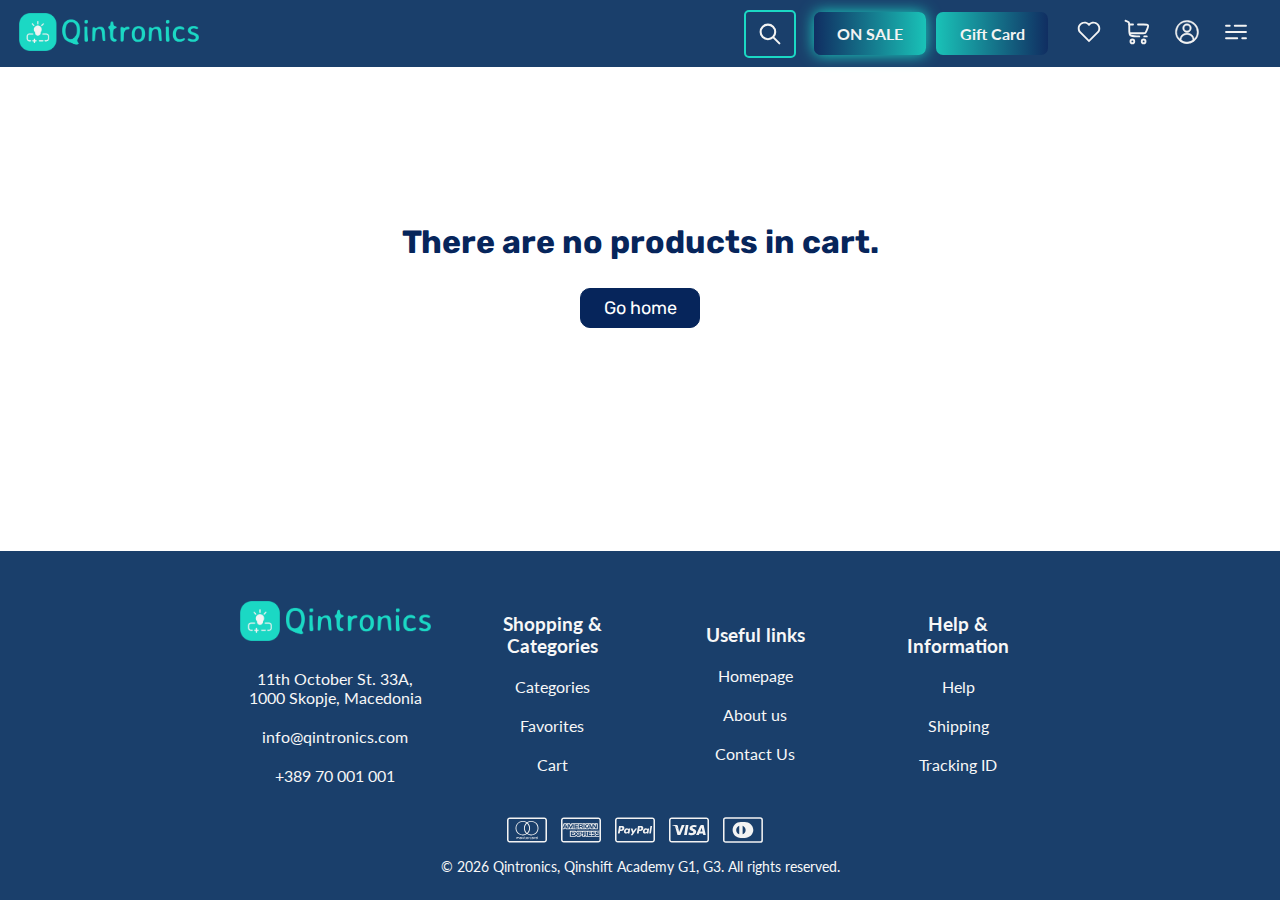
<file: vanilla-js/cart-page/index.html>
<!DOCTYPE html>
<html lang="en">
  <head>
    <meta charset="UTF-8" />
    <meta name="viewport" content="width=device-width, initial-scale=1.0" />
    <title>Cart</title>
    <link
      href="https://fonts.googleapis.com/css2?family=Rubik:ital,wght@0,300..900;1,300..900&display=swap"
      rel="stylesheet"
    />
    <link rel="stylesheet" href="../navbar/navbar.css" />
    <link rel="stylesheet" href="style.css" />
    <link rel="stylesheet" href="../footer/footer.css" type="text/css" />
    <link
      rel="icon"
      type="image/x-icon"
      href="../assets/header-footer/logo/qin-favicon.png"
    />
  </head>

  <body>
    <header class="nav-header">
      <nav class="nav-sidebar">
        <ul>
          <li class="mobile-v sale">
            <a href="../sales-page/sales-page.html">
              <span class="nav-sm-icon"
                ><img
                  src="../assets/header-footer/icons/sale.svg"
                  alt="On sale icon"
              /></span>
              <span class="nav-item">On sale</span>
            </a>
          </li>
          <li class="mobile-v gift">
            <a href="../gift-card-page/gift-card.html">
              <span class="nav-sm-icon"
                ><img
                  src="../assets/header-footer/icons/gift.svg"
                  alt="Gift Card icon"
              /></span>
              <span class="nav-item">Gift Card</span>
            </a>
          </li>
          <li>
            <a href="../home-page/home.html">
              <span class="nav-sm-icon"
                ><img src="../assets/header-footer/icons/home.svg" alt="Home icon"
              /></span>
              <span class="nav-item">Home</span>
            </a>
          </li>
          <li>
            <a href="#">
              <span class="nav-sm-icon"
                ><img
                  src="../assets/header-footer/icons/info.svg"
                  alt="About us icon"
              /></span>
              <span class="nav-item">About us</span>
            </a>
          </li>
          <li>
            <a href="../contact-page/contact.html">
              <span class="nav-sm-icon"
                ><img
                  src="../assets/header-footer/icons/contact.svg"
                  alt="Contact icon"
              /></span>
              <span class="nav-item">Contact</span>
            </a>
          </li>
          <li class="nav-sb-drdown language">
            <div class="select">
              <span class="nav-sm-icon"
                ><img
                  src="../assets/header-footer/icons/language.svg"
                  alt="Language icon"
              /></span>
              <span class="selected">EN</span>
              <div class="arrow"></div>
            </div>
            <ul class="menu">
              <li class="active">EN</li>
              <li>MK</li>
            </ul>
          </li>
          <li class="nav-sb-drdown currency">
            <div class="select">
              <span class="nav-sm-icon"
                ><img src="../assets/header-footer/icons/cash.svg" alt="Currency"
              /></span>
              <span class="selected">USD</span>
              <div class="arrow"></div>
            </div>
            <ul class="menu">
              <li class="active">USD</li>
              <li>MKD</li>
            </ul>
          </li>
        </ul>
        <div class="sb-socials">
          <a href="#">
            <span class="icon nav-icon">
              <img
                src="../assets/header-footer/icons/instagram-svg.svg"
                alt="Instagram"
              />
            </span>
          </a>
          <a href="#">
            <span class="icon nav-icon">
              <img src="../assets/header-footer/icons/gh.svg" alt="GitHub" />
            </span>
          </a>
          <a href="#">
            <span class="icon nav-icon">
              <img src="../assets/header-footer/icons/fb.svg" alt="Facebook" />
            </span>
          </a>
        </div>
      </nav>

      <nav class="nav-main">
        <div class="nav-logo">
          <div class="logo">
            <a href="../home-page/home.html">
              <img
                src="../assets/header-footer/logo/qintronics-logo.png"
                width="180px"
                height="auto"
                alt="Qintronics Logo"
              />
            </a>
          </div>
        </div>

        <div class="nav-content">
          <div class="searchbar">
            <input
              class="search-input"
              type="search"
              placeholder="Search"
              aria-label="Search"
            />
            <div class="search-button">
              <img
                class="closed"
                src="../assets/header-footer/icons/searchw.svg"
                alt="Search"
              />
              <img
                class="open"
                src="../assets/header-footer/icons/search.svg"
                alt="Search"
              />
            </div>
          </div>
          <div class="nav-btns">
            <a href="../sales-page/sales-page.html" class="nav-btn sale"
              >On Sale</a
            >
            <a href="../gift-card-page/gift-card.html" class="nav-btn gift"
              >Gift Card</a
            >
          </div>
          <div class="nav-link-icons">
            <div class="favourite">
              <a
                href="../favourites-page/favourites-page.html"
                class="favourites-link"
              >
                <span class="nav-icon"
                  ><img
                    src="../assets/header-footer/icons/favorite.svg"
                    alt="Favourites"
                /></span>
                <span class="badges fav">0</span>
              </a>
            </div>
            <div class="cart">
              <a href="index.html" class="cart-link">
                <span class="nav-icon"
                  ><img src="../assets/header-footer/icons/cart.svg" alt="Cart"
                /></span>
                <span class="badges cart">0</span>
              </a>
            </div>
            <div class="login">
              <a href="#" class="login-link">
                <span class="nav-icon"
                  ><img src="../assets/header-footer/icons/avatar2.svg" alt="Login"
                /></span>
              </a>
            </div>
            <div class="mobile-v-sb">
              <a href="#" class="sidebar-link">
                <span id="hbtn" class="nav-icon"
                  ><img
                    src="../assets/header-footer/icons/hamburger-menu.svg"
                    alt="Menu"
                /></span>
              </a>
            </div>
          </div>
        </div>
      </nav>
    </header>

    <div id="authModal" class="nav-login">
      <div class="login-content">
        <div class="login-header">
          <img
            src="../assets/header-footer/logo/logo-color.png"
            width="60px"
            alt="Logo"
          />
          <h2 class="login-header-text">Have an account?</h2>
        </div>
        <form id="login-form" class="auth-form">
          <label for="username">Username:</label>
          <input
            type="text"
            id="username"
            name="username"
            placeholder="john.doe@mail.com"
            required
          />
          <label for="password">Password:</label>
          <input
            type="password"
            id="password"
            name="password"
            placeholder="Password"
            required
          />
          <div class="form-options">
            <div class="remember">
              <input type="checkbox" name="remember" id="remember" />
              <label for="remember">Remember me</label>
            </div>
            <a href="#">Forgot password?</a>
          </div>
          <button type="submit">Login</button>
        </form>
        <div class="register">
          <h5>Or create one:</h5>
          <button class="toggle-button">Sign Up</button>
        </div>
        <form id="signup-form" class="auth-form">
          <label for="new-username">Username:</label>
          <input
            type="text"
            id="new-username"
            name="username"
            placeholder="john.doe@mail.com"
            required
          />
          <label for="new-password">Password:</label>
          <input
            type="password"
            id="new-password"
            name="password"
            placeholder="Password"
            required
          />
          <label for="confirm-password">Confirm Password:</label>
          <input
            type="password"
            id="confirm-password"
            name="confirm-password"
            placeholder="Confirm Password"
            required
          />
          <button type="submit">Sign Up</button>
        </form>
      </div>
    </div>

    <div class="container" id="cart-list">
      <div id="cart-container"></div>

      <div class="checkout-container">
        <p class="checkout-total">Total: $<span id="total-price">0</span></p>
        <a href="../order-page/index.html">
          <button class="checkout-button">Checkout</button>
        </a>
      </div>
    </div>

    <div id="empty-cart">
      <h1>There are no products in cart.</h1>
      <a href="../home-page/home.html"
        ><button class="checkout-button">Go home</button></a
      >
    </div>

    <footer>
			<div class="address" id="nav6">
			  <img
				src="../assets/header-footer/logo/qintronics-logo.png"
				alt="Shop Logo"
			  />
			  <ul class="lists">
				<li id="street-name">11th October St. 33A, 1000 Skopje, Macedonia</li>
				<li>info@qintronics.com</li>
				<li>+389 70 001 001</li>
			  </ul>
			</div>
			<div class="links">
			  <h3>Shopping & Categories</h3>
			  <ul class="lists">
				<li id="category-link"><a href="../category-page/category-page.html">Categories</a></li>
				<li><a href="../favourites-page/favourites-page.html">Favorites</a></li>
				<li><a href="index.html">Cart</a></li>
			  </ul>
			</div>
			<div class="links">
			  <h3>Useful links</h3>
			  <ul class="lists">
				<li><a href="../home-page/home.html">Homepage</a></li>
				<li><a href="">About us</a></li>
				<li><a href="../contact-page/contact.html">Contact Us</a></li>
			  </ul>
			</div>
			<div class="links">
			  <h3>Help & Information</h3>
			  <ul class="lists">
				<li><a href="">Help</a></li>
				<li><a href=""></a>Shipping</li></li>
				<li><a href=""></a>Tracking ID</a></li>
			  </ul>
			</div>
			<div class="payments">
        <ul class="lists">
        <li><img src="../assets/header-footer/icons/mastercard-footer.svg" alt="" /></li>
        <li><img src="../assets/header-footer/icons/amex-footer.svg" alt="" /></li>
        <li><img src="../assets/header-footer/icons/paypal-footer.svg" alt="" /></li>
        <li><img src="../assets/header-footer/icons/visa-footer.svg" alt="" /></li>
        <li><img src="../assets/header-footer/icons/diners-footer.svg" alt="" /></li>
        </ul>
      </div>
			<div class="copyrights">
			  © <span id="year"></span> Qintronics, Qinshift Academy G1, G3. All
			  rights reserved.
			</div>
		</footer>

    <script src="../navbar/navbar.js"></script>
    <script src="script.js"></script>
    <script src="../footer/footer.js"></script>
  </body>
</html>
</file>
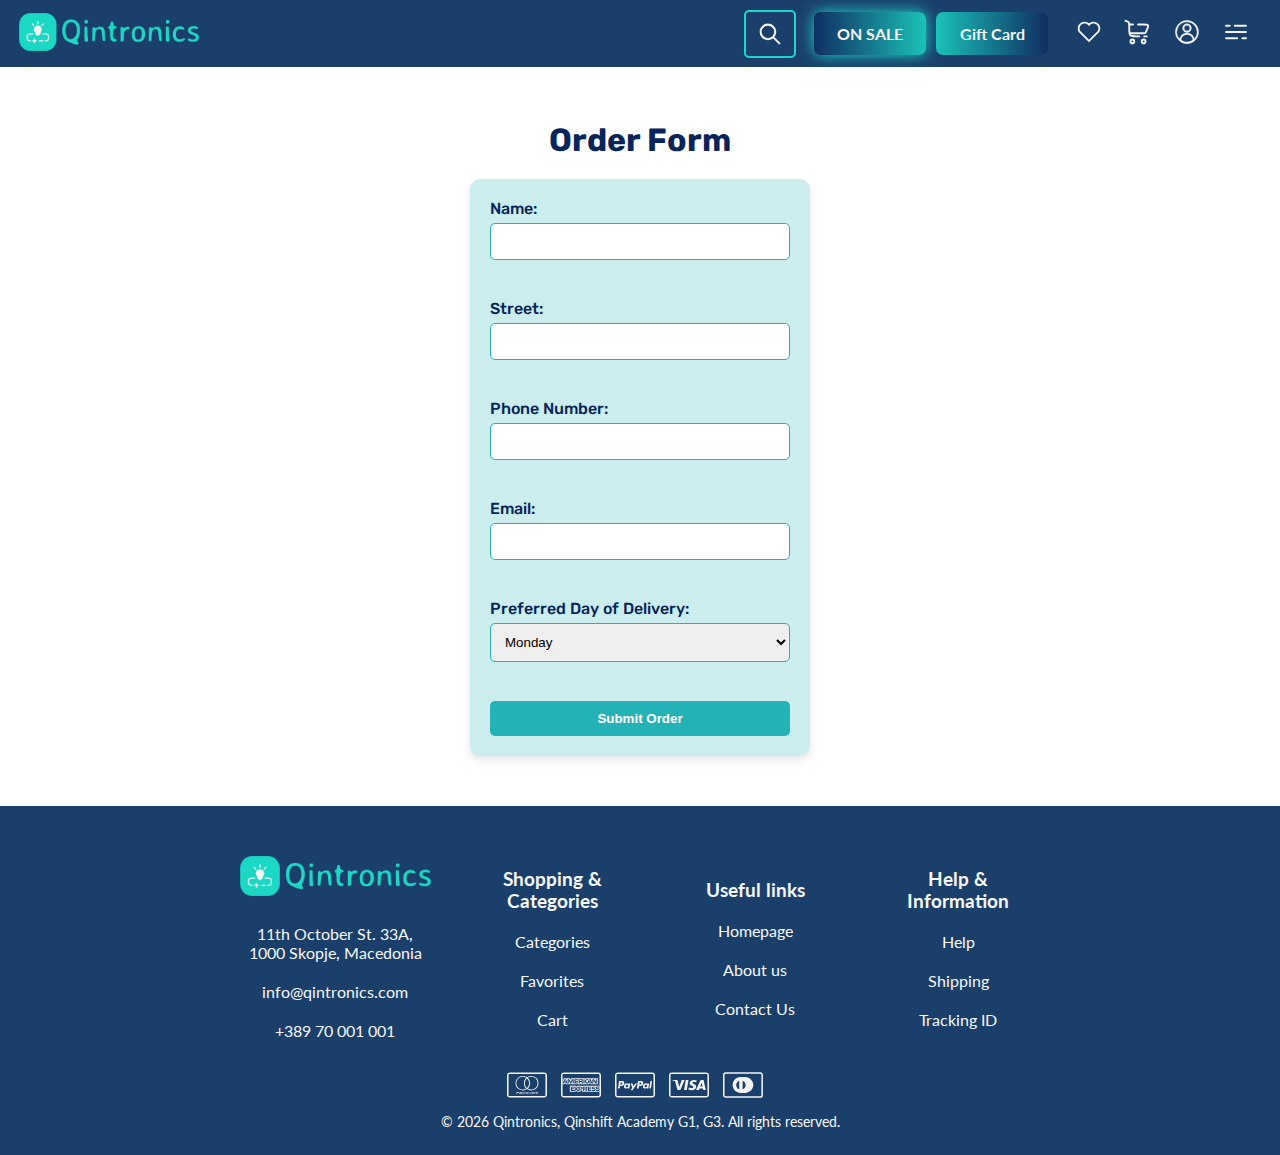
<file: vanilla-js/order-page/index.html>
<!DOCTYPE html>
<html lang="en">
  <head>
    <meta charset="UTF-8" />
    <meta name="viewport" content="width=device-width, initial-scale=1.0" />
    <title>Order Page</title>
    <link
      href="https://fonts.googleapis.com/css2?family=Rubik:wght@400;500;700&display=swap"
      rel="stylesheet"
    />
    <link rel="stylesheet" href="../navbar/navbar.css" />
    <link rel="stylesheet" href="styles.css" />
    <link rel="stylesheet" href="../footer/footer.css" type="text/css" />
    <link
      rel="icon"
      type="image/x-icon"
      href="../assets/header-footer/logo/qin-favicon.png"
    />
  </head>

  <body>
    <header class="nav-header">
      <nav class="nav-sidebar">
        <ul>
          <li class="mobile-v sale">
            <a href="../sales-page/sales-page.html">
              <span class="nav-sm-icon"
                ><img
                  src="../assets/header-footer/icons/sale.svg"
                  alt="On sale icon"
              /></span>
              <span class="nav-item">On sale</span>
            </a>
          </li>
          <li class="mobile-v gift">
            <a href="../gift-card-page/gift-card.html">
              <span class="nav-sm-icon"
                ><img
                  src="../assets/header-footer/icons/gift.svg"
                  alt="Gift Card icon"
              /></span>
              <span class="nav-item">Gift Card</span>
            </a>
          </li>
          <li>
            <a href="../home-page/home.html">
              <span class="nav-sm-icon"
                ><img src="../assets/header-footer/icons/home.svg" alt="Home icon"
              /></span>
              <span class="nav-item">Home</span>
            </a>
          </li>
          <li>
            <a href="#">
              <span class="nav-sm-icon"
                ><img
                  src="../assets/header-footer/icons/info.svg"
                  alt="About us icon"
              /></span>
              <span class="nav-item">About us</span>
            </a>
          </li>
          <li>
            <a href="../contact-page/contact.html">
              <span class="nav-sm-icon"
                ><img
                  src="../assets/header-footer/icons/contact.svg"
                  alt="Contact icon"
              /></span>
              <span class="nav-item">Contact</span>
            </a>
          </li>
          <li class="nav-sb-drdown language">
            <div class="select">
              <span class="nav-sm-icon"
                ><img
                  src="../assets/header-footer/icons/language.svg"
                  alt="Language icon"
              /></span>
              <span class="selected">EN</span>
              <div class="arrow"></div>
            </div>
            <ul class="menu">
              <li class="active">EN</li>
              <li>MK</li>
            </ul>
          </li>
          <li class="nav-sb-drdown currency">
            <div class="select">
              <span class="nav-sm-icon"
                ><img src="../assets/header-footer/icons/cash.svg" alt="Currency"
              /></span>
              <span class="selected">USD</span>
              <div class="arrow"></div>
            </div>
            <ul class="menu">
              <li class="active">USD</li>
              <li>MKD</li>
            </ul>
          </li>
        </ul>
        <div class="sb-socials">
          <a href="#">
            <span class="icon nav-icon">
              <img
                src="../assets/header-footer/icons/instagram-svg.svg"
                alt="Instagram"
              />
            </span>
          </a>
          <a href="#">
            <span class="icon nav-icon">
              <img src="../assets/header-footer/icons/gh.svg" alt="GitHub" />
            </span>
          </a>
          <a href="#">
            <span class="icon nav-icon">
              <img src="../assets/header-footer/icons/fb.svg" alt="Facebook" />
            </span>
          </a>
        </div>
      </nav>

      <nav class="nav-main">
        <div class="nav-logo">
          <div class="logo">
            <a href="../home-page/home.html">
              <img
                src="../assets/header-footer/logo/qintronics-logo.png"
                width="180px"
                height="auto"
                alt="Qintronics Logo"
              />
            </a>
          </div>
        </div>

        <div class="nav-content">
          <div class="searchbar">
            <input
              class="search-input"
              type="search"
              placeholder="Search"
              aria-label="Search"
            />
            <div class="search-button">
              <img
                class="closed"
                src="../assets/header-footer/icons/searchw.svg"
                alt="Search"
              />
              <img
                class="open"
                src="../assets/header-footer/icons/search.svg"
                alt="Search"
              />
            </div>
          </div>
          <div class="nav-btns">
            <a href="../sales-page/sales-page.html" class="nav-btn sale"
              >On Sale</a
            >
            <a href="../gift-card-page/gift-card.html" class="nav-btn gift"
              >Gift Card</a
            >
          </div>
          <div class="nav-link-icons">
            <div class="favourite">
              <a
                href="../favourites-page/favourites-page.html"
                class="favourites-link"
              >
                <span class="nav-icon"
                  ><img
                    src="../assets/header-footer/icons/favorite.svg"
                    alt="Favourites"
                /></span>
                <span class="badges fav">0</span>
              </a>
            </div>
            <div class="cart">
              <a href="../cart-page/index.html" class="cart-link">
                <span class="nav-icon"
                  ><img src="../assets/header-footer/icons/cart.svg" alt="Cart"
                /></span>
                <span class="badges cart">0</span>
              </a>
            </div>
            <div class="login">
              <a href="#" class="login-link">
                <span class="nav-icon"
                  ><img src="../assets/header-footer/icons/avatar2.svg" alt="Login"
                /></span>
              </a>
            </div>
            <div class="mobile-v-sb">
              <a href="#" class="sidebar-link">
                <span id="hbtn" class="nav-icon"
                  ><img
                    src="../assets/header-footer/icons/hamburger-menu.svg"
                    alt="Menu"
                /></span>
              </a>
            </div>
          </div>
        </div>
      </nav>
    </header>

    <div id="authModal" class="nav-login">
      <div class="login-content">
        <div class="login-header">
        <img src="../assets/header-footer/logo/logo-color.png" width="60px" alt="Logo" />
        <h2 class="login-header-text">Have an account?</h2>
        </div>
        <form id="login-form" class="auth-form">
        <label for="username">Username:</label>
        <input
          type="text"
          id="username"
          name="username"
          placeholder="john.doe@mail.com"
          required
        />
        <label for="password">Password:</label>
        <input
          type="password"
          id="password"
          name="password"
          placeholder="Password"
          required
        />
        <div class="form-options">
          <div class="remember">
          <input type="checkbox" name="remember" id="remember" />
          <label for="remember">Remember me</label>
          </div>
          <a href="#">Forgot password?</a>
        </div>
        <button type="submit">Login</button>
        </form>
        <div class="register">
        <h5>Or create one:</h5>
        <button class="toggle-button">Sign Up</button>
        </div>
        <form id="signup-form" class="auth-form">
        <label for="new-username">Username:</label>
        <input
          type="text"
          id="new-username"
          name="username"
          placeholder="john.doe@mail.com"
          required
        />
        <label for="new-password">Password:</label>
        <input
          type="password"
          id="new-password"
          name="password"
          placeholder="Password"
          required
        />
        <label for="confirm-password">Confirm Password:</label>
        <input
          type="password"
          id="confirm-password"
          name="confirm-password"
          placeholder="Confirm Password"
          required
        />
        <button type="submit">Sign Up</button>
        </form>
      </div>
    </div> 

    <div class="orderFormContainer">
      <h1>Order Form</h1>
      <form id="orderForm">
        <label for="name">Name:</label><br />
        <input type="text" id="name" name="name" required /><br /><br />

        <label for="street">Street:</label><br />
        <input type="text" id="street" name="street" required /><br /><br />

        <label for="phone">Phone Number:</label><br />
        <input type="tel" id="phone" name="phone" required /><br /><br />

        <label for="email">Email:</label><br />
        <input type="email" id="email" name="email" required /><br /><br />

        <label for="deliveryDay">Preferred Day of Delivery:</label><br />
        <select id="deliveryDay" name="deliveryDay" required>
          <option value="Monday">Monday</option>
          <option value="Tuesday">Tuesday</option>
          <option value="Wednesday">Wednesday</option>
          <option value="Thursday">Thursday</option>
          <option value="Friday">Friday</option>
          <option value="Saturday">Saturday</option></select
        ><br /><br />

        <input type="submit" value="Submit Order" />
      </form>
    </div>

    <footer>
			<div class="address" id="nav6">
			  <img
				src="../assets/header-footer/logo/qintronics-logo.png"
				alt="Shop Logo"
			  />
			  <ul class="lists">
				<li id="street-name">11th October St. 33A, 1000 Skopje, Macedonia</li>
				<li>info@qintronics.com</li>
				<li>+389 70 001 001</li>
			  </ul>
			</div>
			<div class="links">
			  <h3>Shopping & Categories</h3>
			  <ul class="lists">
				<li id="category-link"><a href="../category-page/category-page.html">Categories</a></li>
				<li><a href="../favourites-page/favourites-page.html">Favorites</a></li>
				<li><a href="../cart-page/index.html">Cart</a></li>
			  </ul>
			</div>
			<div class="links">
			  <h3>Useful links</h3>
			  <ul class="lists">
				<li><a href="../home-page/home.html">Homepage</a></li>
				<li><a href="">About us</a></li>
				<li><a href="../contact-page/contact.html">Contact Us</a></li>
			  </ul>
			</div>
			<div class="links">
			  <h3>Help & Information</h3>
			  <ul class="lists">
				<li><a href="">Help</a></li>
				<li><a href=""></a>Shipping</li></li>
				<li><a href=""></a>Tracking ID</a></li>
			  </ul>
			</div>
			<div class="payments">
        <ul class="lists">
        <li><img src="../assets/header-footer/icons/mastercard-footer.svg" alt="" /></li>
        <li><img src="../assets/header-footer/icons/amex-footer.svg" alt="" /></li>
        <li><img src="../assets/header-footer/icons/paypal-footer.svg" alt="" /></li>
        <li><img src="../assets/header-footer/icons/visa-footer.svg" alt="" /></li>
        <li><img src="../assets/header-footer/icons/diners-footer.svg" alt="" /></li>
        </ul>
      </div>
			<div class="copyrights">
			  © <span id="year"></span> Qintronics, Qinshift Academy G1, G3. All
			  rights reserved.
			</div>
		</footer>

    <script src="../navbar/navbar.js"></script>
    <script src="script.js"></script>
    <script src="../footer/footer.js"></script>
  </body>
</html>
</file>
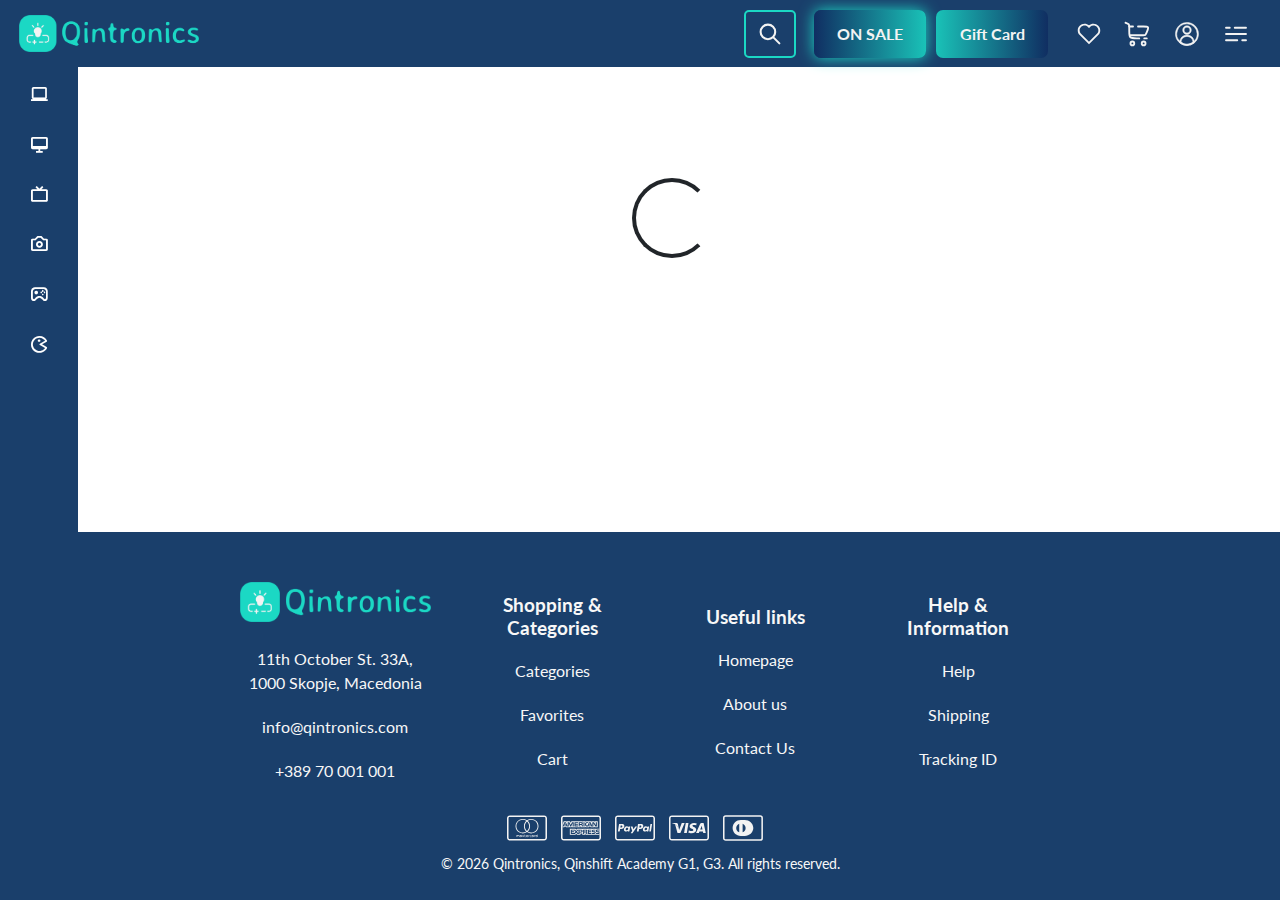
<file: vanilla-js/category-page/category-page.html>
<!DOCTYPE html>
<html lang="en">
  <head>
    <meta charset="UTF-8" />
    <meta name="viewport" content="width=device-width, initial-scale=1.0" />
    <title id="document-title"></title>
    <link
      href="https://cdn.jsdelivr.net/npm/bootstrap@5.3.3/dist/css/bootstrap.min.css"
      rel="stylesheet"
      integrity="sha384-QWTKZyjpPEjISv5WaRU9OFeRpok6YctnYmDr5pNlyT2bRjXh0JMhjY6hW+ALEwIH"
      crossorigin="anonymous"
    />
    <link
      href="https://fonts.googleapis.com/css2?family=Rubik:ital,wght@0,300..900;1,300..900&display=swap"
      rel="stylesheet"
    />
    <link
        href="https://unpkg.com/boxicons@2.0.7/css/boxicons.min.css"
      rel="stylesheet"
    />
    <link rel="stylesheet" href="../navbar/navbar.css" type="text/css" />
    <link rel="stylesheet" href="../sidebar/sidebar.css" />
    <link rel="stylesheet" href="category-page-style.css" type="text/css" />
    <link rel="stylesheet" href="../common/cards.css" type="text/css" />
		<link rel="stylesheet" href="../footer/footer.css" type="text/css" />
		<link rel="icon" type="image/x-icon" href="../assets/header-footer/logo/qin-favicon.png">
  </head>

  <body>
    <header class="nav-header">
			<nav class="nav-sidebar">
			  <ul>
				<li class="mobile-v sale">
				  <a href="../sales-page/sales-page.html">
					<span class="nav-sm-icon"
					  ><img src="../assets/header-footer/icons/sale.svg" alt="On sale icon"
					/></span>
					<span class="nav-item">On sale</span>
				  </a>
				</li>
				<li class="mobile-v gift">
				  <a href="../gift-card-page/gift-card.html">
					<span class="nav-sm-icon"
					  ><img src="../assets/header-footer/icons/gift.svg" alt="Gift Card icon"
					/></span>
					<span class="nav-item">Gift Card</span>
				  </a>
				</li>
				<li>
				  <a href="../home-page/home.html">
					<span class="nav-sm-icon"
					  ><img src="../assets/header-footer/icons/home.svg" alt="Home icon"
					/></span>
					<span class="nav-item">Home</span>
				  </a>
				</li>
				<li>
				  <a href="#">
					<span class="nav-sm-icon"
					  ><img src="../assets/header-footer/icons/info.svg" alt="About us icon"
					/></span>
					<span class="nav-item">About us</span>
				  </a>
				</li>
				<li>
				  <a href="../contact-page/contact.html">
					<span class="nav-sm-icon"
					  ><img src="../assets/header-footer/icons/contact.svg" alt="Contact icon"
					/></span>
					<span class="nav-item">Contact</span>
				  </a>
				</li>
				<li class="nav-sb-drdown language">
				  <div class="select">
					<span class="nav-sm-icon"
					  ><img src="../assets/header-footer/icons/language.svg" alt="Language icon"
					/></span>
					<span class="selected">EN</span>
					<div class="arrow"></div>
				  </div>
				  <ul class="menu">
					<li class="active">EN</li>
					<li>MK</li>
				  </ul>
				</li>
				<li class="nav-sb-drdown currency">
				  <div class="select">
					<span class="nav-sm-icon"
					  ><img src="../assets/header-footer/icons/cash.svg" alt="Currency"
					/></span>
					<span class="selected">USD</span>
					<div class="arrow"></div>
				  </div>
				  <ul class="menu">
					<li class="active">USD</li>
					<li>MKD</li>
				  </ul>
				</li>
			  </ul>
			  <div class="sb-socials">
				<a href="#">
				  <span class="icon nav-icon">
					<img src="../assets/header-footer/icons/instagram-svg.svg" alt="Instagram" />
				  </span>
				</a>
				<a href="#">
				  <span class="icon nav-icon">
					<img src="../assets/header-footer/icons/gh.svg" alt="GitHub" />
				  </span>
				</a>
				<a href="#">
				  <span class="icon nav-icon">
					<img src="../assets/header-footer/icons/fb.svg" alt="Facebook" />
				  </span>
				</a>
			  </div>
			</nav>

			<nav class="nav-main">
			  <div class="nav-logo">
				<div class="logo">
				  <a href="../home-page/home.html">
					<img
					  src="../assets/header-footer/logo/qintronics-logo.png"
					  width="180px"
					  height="auto"
					  alt="Qintronics Logo"
					/>
				  </a>
				</div>
			  </div>

			  <div class="nav-content">
				<div class="searchbar">
				  <input
					class="search-input"
					type="search"
					placeholder="Search"
					aria-label="Search"
				  />
				  <div class="search-button">
					<img
					  class="closed"
					  src="../assets/header-footer/icons/searchw.svg"
					  alt="Search"
					/>
					<img
					  class="open"
					  src="../assets/header-footer/icons/search.svg"
					  alt="Search"
					/>
				  </div>
				</div>
				<div class="nav-btns">
				  <a href="../sales-page/sales-page.html" class="nav-btn sale">On Sale</a>
				  <a href="../gift-card-page/gift-card.html" class="nav-btn gift">Gift Card</a>
				</div>
				<div class="nav-link-icons">
				  <div class="favourite">
					<a
					  href="../favourites-page/favourites-page.html"
					  class="favourites-link"
					>
					  <span class="nav-icon"
						><img src="../assets/header-footer/icons/favorite.svg" alt="Favourites"
					  /></span>
					  <span class="badges fav" style="top: -10px">0</span>
					</a>
				  </div>
				  <div class="cart">
					<a href="../cart-page/index.html" class="cart-link">
					  <span class="nav-icon"
						><img src="../assets/header-footer/icons/cart.svg" alt="Cart"
					  /></span>
					  <span class="badges cart" style="top: -10px">0</span>
					</a>
				  </div>
				  <div class="login">
					<a href="#" class="login-link">
					  <span class="nav-icon"
						><img src="../assets/header-footer/icons/avatar2.svg" alt="Login"
					  /></span>
					</a>
				  </div>
				  <div class="mobile-v-sb">
					<a href="#" class="sidebar-link">
					  <span id="hbtn" class="nav-icon"
						><img src="../assets/header-footer/icons/hamburger-menu.svg" alt="Menu"
					  /></span>
					</a>
				  </div>
				</div>
			  </div>
			</nav>
	</header>

	<div id="authModal" class="nav-login">
		<div class="login-content">
			<div class="login-header">
			<img src="../assets/header-footer/logo/logo-color.png" width="60px" alt="Logo" />
			<h2 class="login-header-text">Have an account?</h2>
			</div>
			<form id="login-form" class="auth-form">
			<label for="username">Username:</label>
			<input
				type="text"
				id="username"
				name="username"
				placeholder="john.doe@mail.com"
				required
			/>
			<label for="password">Password:</label>
			<input
				type="password"
				id="password"
				name="password"
				placeholder="Password"
				required
			/>
			<div class="form-options">
				<div class="remember">
				<input type="checkbox" name="remember" id="remember" />
				<label for="remember">Remember me</label>
				</div>
				<a href="#">Forgot password?</a>
			</div>
			<button type="submit">Login</button>
			</form>
			<div class="register">
			<h5>Or create one:</h5>
			<button class="toggle-button">Sign Up</button>
			</div>
			<form id="signup-form" class="auth-form">
			<label for="new-username">Username:</label>
			<input
				type="text"
				id="new-username"
				name="username"
				placeholder="john.doe@mail.com"
				required
			/>
			<label for="new-password">Password:</label>
			<input
				type="password"
				id="new-password"
				name="password"
				placeholder="Password"
				required
			/>
			<label for="confirm-password">Confirm Password:</label>
			<input
				type="password"
				id="confirm-password"
				name="confirm-password"
				placeholder="Confirm Password"
				required
			/>
			<button type="submit">Sign Up</button>
			</form>
		</div>
	</div> 

    <div class="sidebar close">
		<ul class="nav-links">
			<li>
			  <div class="icon-link">
				  <a href="#" id="laptops-main">
				  <i class="bx bx-laptop"></i>
				  <span class="Laptops" id="Laptop"></span>
				  </a>
				  <i class="bx bxs-chevron-down arrow"></i>
			  </div>
  
			  <ul class="sub-menu">
				  <li><a class="Laptops" id="laptops" href="#">Laptops</a></li>
			  </ul>
			</li>
			<li>
			  <div class="icon-link">
				  <a href="#" id="pc-components">
				  <i class="bx bx-desktop"></i>
				  <span class="PC Components"></span>
				  </a>
				  <i class="bx bxs-chevron-down arrow"></i>
			  </div>
  
			  <ul class="sub-menu">
				  <li>
					<a class="PC Components" id="graphicsCards" href="#">Graphics Cards</a>
				  </li>
				  <li>
					<a class="PC Components" id="processors" href="#">Processors</a>
				  </li>
				  <li>
					<a class="PC Components" id="ram" href="#">RAM</a>
				  </li>
			  </ul>
			</li>
			<li>
			  <div class="icon-link">
				  <a href="#" id="tv-main">
				  <i class="bx bx-tv"></i>
				  <span class="TVs" id="TVs"></span>
				  </a>
				  <i class="bx bxs-chevron-down arrow"></i>
			  </div>
  
			  <ul class="sub-menu">
				  <li><a class="TVs" id="tvs" href="#">TV</a></li>
			  </ul>
			</li>
			<li>
			  <a href="#" id="photos">
				  <i class='bx bx-camera'></i>
				  <span class="Photo, video and drones" id="Photo, video and drones"></span>
			  </a>
  
			  <ul class="sub-menu">
				  <li>
					<a class="Photo, video and drones" id="cameras" href="#">Cameras</a>
				  </li>
				  <li>
					<a class="Photo, video and drones" id="actionCameras" href="#">Action Cameras</a>
				  </li>
				  <li>
					<a class="Photo, video and drones" id="drones" href="#">Drones</a>
				  </li>
			  </ul>
			</li>
			<li>
			  <a href="#" id="accessories">
				  <i class='bx bx-joystick'></i>
				  <span class="Accessories"></span>
			  </a>
			  <ul class="sub-menu">
				  
				  <li>
					<a class="Accessories" id="keyboard" href="#">Keyboards</a>
				  </li>
				  <li>
					<a class="Accessories" id="mouse" href="#">Gaming Mice</a>
				  </li>
				  <li>
					<a class="Accessories" id="mousePads" href="#">Mouse Pads</a>
				  </li>
			  </ul>
			</li>
			<li>
			  <div class="icon-link">
				  <a href="#" id="gaming">
					<i class='bx bx-game'></i>
					<span class="link_name">Games</span>
				  </a>
				  <i class="bx bxs-chevron-down arrow"></i>
			  </div>
  
			  <ul class="sub-menu">
				<li><a class="Gaming" id="gamingChair">Gaming Chair</a></li>
				  <li><a href="#" class="Gaming" id="games">Video Games</a></li>
				  <li><a href="#" class="Gaming" id="controllers">Controllers</a></li>
			  </ul>
			</li>
		</ul>
	</div>

    <div class="d-flex justify-content-center align-items-center flex-grow-1">
      <div id="loader" class="spinner-border d-none" role="status"></div>
    </div>

	<div id="empty-container" class="container"></div>

    <div id="category-page">
      <nav
        id="category-bar"
        class="container d-flex justify-content-between align-items-center"
      >
        <div id="breadcrumb-container">
          <a href="../home-page/home.html">Home / </a>
          <a id="chosen-category"></a>
          <a id="chosen-subcategory"></a>
        </div>

        <div id="nav-btns-container">
          <div id="show-dropdown" class="btn-group">
            <button
              id="show-btn"
              type="button"
              class="btn btn-secondary"
              data-bs-toggle="dropdown"
              aria-expanded="false"
            >
              <span id="selected-num">Show</span>
              <span class="down-arrow"></span>
            </button>

            <ul id="show-menu" class="dropdown-menu dropdown-menu-end">
              <li>
                <button
                  id="10-items"
                  class="dropdown-item show-tems"
                  type="button"
                >
                  12
                </button>
              </li>
              <li>
                <button
                  id="25-items"
                  class="dropdown-item show-tems"
                  type="button"
                >
                  24
                </button>
              </li>
              <li>
                <button
                  id="all-items"
                  class="dropdown-item show-tems"
                  type="button"
                >
                  All
                </button>
              </li>
            </ul>
          </div>

          <div class="btn-group">
            <button
              id="sort-btn"
              type="button"
              class="btn btn-secondary"
              data-bs-toggle="dropdown"
              aria-expanded="false"
            >
              <span id="selected-sort">Sort by</span>
              <span class="down-arrow"></span>
            </button>

            <ul class="dropdown-menu dropdown-menu-end">
              <li>
                <button
                  id="alphabet-asc"
                  class="dropdown-item sort-items"
                  type="button"
                >
                  A-Z
                </button>
              </li>
              <li>
                <button
                  id="alphabet-desc"
                  class="dropdown-item sort-items"
                  type="button"
                >
                  Z-A
                </button>
              </li>
              <li>
                <button
                  id="price-asc"
                  class="dropdown-item sort-items"
                  type="button"
                >
                  Price (low to high)
                </button>
              </li>
              <li>
                <button
                  id="price-desc"
                  class="dropdown-item sort-items"
                  type="button"
                >
                  Price (high to low)
                </button>
              </li>
            </ul>
          </div>
        </div>
      </nav>

      <div id="category-page-container"></div>

      <nav id="page-navigation" aria-label="Page navigation">
        <ul class="pagination d-flex justify-content-center">
          <a href="#">
            <li id="previous-btn" class="pag-items">
              <span id="left-arrow"></span>
            </li>
          </a>
          <li id="page-num" class="pag-items"></li>
          <a href="#">
            <li id="next-btn" class="pag-items">
              <span id="right-arrow"></span>
            </li>
          </a>         
        </ul>
      </nav>
    </div>

    <footer>
		<div class="address" id="nav6">
			<img
			src="../assets/header-footer/logo/qintronics-logo.png"
			alt="Shop Logo"
			/>
			<ul class="lists">
			<li id="street-name">11th October St. 33A, 1000 Skopje, Macedonia</li>
			<li>info@qintronics.com</li>
			<li>+389 70 001 001</li>
			</ul>
		</div>
		<div class="links">
			<h3>Shopping & Categories</h3>
			<ul class="lists">
			<li id="category-link"><a href="category-page.html">Categories</a></li>
			<li><a href="../favourites-page/favourites-page.html">Favorites</a></li>
			<li><a href="../cart-page/index.html">Cart</a></li>
			</ul>
		</div>
		<div class="links">
			<h3>Useful links</h3>
			<ul class="lists">
			<li><a href="../home-page/home.html">Homepage</a></li>
			<li><a href="">About us</a></li>
			<li><a href="../contact-page/contact.html">Contact Us</a></li>
			</ul>
		</div>
		<div class="links">
			<h3>Help & Information</h3>
			<ul class="lists">
			<li><a href="">Help</a></li>
			<li><a href=""></a>Shipping</li></li>
			<li><a href=""></a>Tracking ID</a></li>
			</ul>
		</div>
		<div class="payments">
			<ul class="lists">
			<li><img src="../assets/header-footer/icons/mastercard-footer.svg" alt="" /></li>
			<li><img src="../assets/header-footer/icons/amex-footer.svg" alt="" /></li>
			<li><img src="../assets/header-footer/icons/paypal-footer.svg" alt="" /></li>
			<li><img src="../assets/header-footer/icons/visa-footer.svg" alt="" /></li>
			<li><img src="../assets/header-footer/icons/diners-footer.svg" alt="" /></li>
			</ul>
		</div>
		<div class="copyrights">
			© <span id="year"></span> Qintronics, Qinshift Academy G1, G3. All
			rights reserved.
		</div>
	</footer>
      
    <script
      src="https://cdn.jsdelivr.net/npm/bootstrap@5.3.3/dist/js/bootstrap.bundle.min.js"
      integrity="sha384-YvpcrYf0tY3lHB60NNkmXc5s9fDVZLESaAA55NDzOxhy9GkcIdslK1eN7N6jIeHz"
      crossorigin="anonymous"
    ></script>
    <script src="../navbar/navbar.js"></script>
    <script src="../sidebar/sidebar.js"></script>
    <script src="category-page-app.js" type="module"></script>
    <script src="../footer/footer.js"></script>
  </body>
</html>
</file>
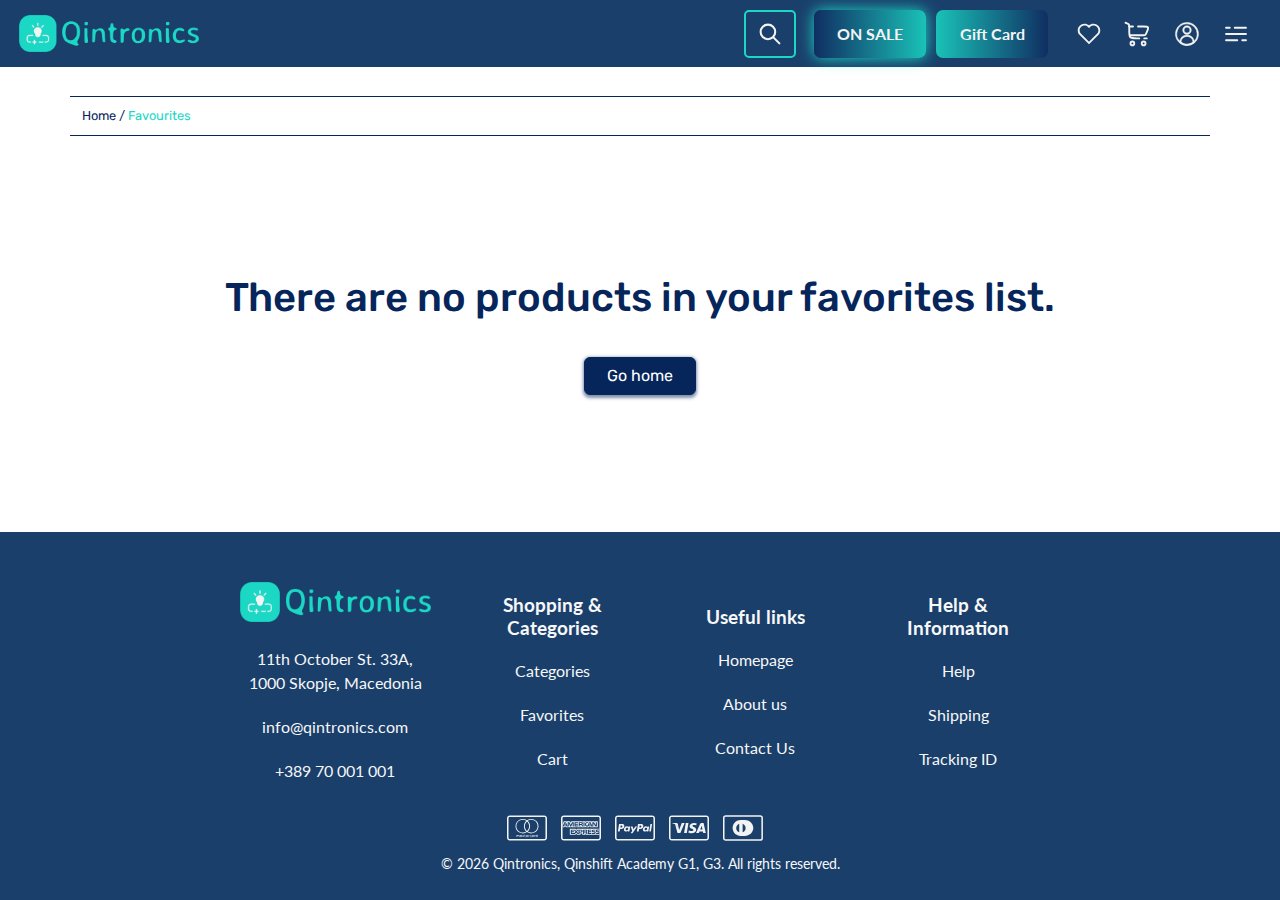
<file: vanilla-js/favourites-page/favourites-page.html>
<!DOCTYPE html>
<html lang="en">
  <head>
    <meta charset="UTF-8" />
    <meta name="viewport" content="width=device-width, initial-scale=1.0" />
    <title>Favourites</title>
    <link
      href="https://cdn.jsdelivr.net/npm/bootstrap@5.3.3/dist/css/bootstrap.min.css"
      rel="stylesheet"
      integrity="sha384-QWTKZyjpPEjISv5WaRU9OFeRpok6YctnYmDr5pNlyT2bRjXh0JMhjY6hW+ALEwIH"
      crossorigin="anonymous"
    />
    <link
      href="https://fonts.googleapis.com/css2?family=Rubik:ital,wght@0,300..900;1,300..900&display=swap"
      rel="stylesheet"
    />
    <link rel="stylesheet" href="../navbar/navbar.css" />
    <link rel="stylesheet" href="favourites-page.css" type="text/css" />
    <link rel="stylesheet" href="../common/cards.css" type="text/css" />
    <link rel="stylesheet" href="../footer/footer.css" type="text/css" />
    <link
      rel="icon"
      type="image/x-icon"
      href="../assets/header-footer/logo/qin-favicon.png"
    />
  </head>

  <body>
    <header class="nav-header">
      <nav class="nav-sidebar">
        <ul>
          <li class="mobile-v sale">
            <a href="../sales-page/sales-page.html">
              <span class="nav-sm-icon"
                ><img
                  src="../assets/header-footer/icons/sale.svg"
                  alt="On sale icon"
              /></span>
              <span class="nav-item">On sale</span>
            </a>
          </li>
          <li class="mobile-v gift">
            <a href="../gift-card-page/gift-card.html">
              <span class="nav-sm-icon"
                ><img
                  src="../assets/header-footer/icons/gift.svg"
                  alt="Gift Card icon"
              /></span>
              <span class="nav-item">Gift Card</span>
            </a>
          </li>
          <li>
            <a href="../home-page/home.html">
              <span class="nav-sm-icon"
                ><img src="../assets/header-footer/icons/home.svg" alt="Home icon"
              /></span>
              <span class="nav-item">Home</span>
            </a>
          </li>
          <li>
            <a href="#">
              <span class="nav-sm-icon"
                ><img
                  src="../assets/header-footer/icons/info.svg"
                  alt="About us icon"
              /></span>
              <span class="nav-item">About us</span>
            </a>
          </li>
          <li>
            <a href="../contact-page/contact.html">
              <span class="nav-sm-icon"
                ><img
                  src="../assets/header-footer/icons/contact.svg"
                  alt="Contact icon"
              /></span>
              <span class="nav-item">Contact</span>
            </a>
          </li>
          <li class="nav-sb-drdown language">
            <div class="select">
              <span class="nav-sm-icon"
                ><img
                  src="../assets/header-footer/icons/language.svg"
                  alt="Language icon"
              /></span>
              <span class="selected">EN</span>
              <div class="arrow"></div>
            </div>
            <ul class="menu">
              <li class="active">EN</li>
              <li>MK</li>
            </ul>
          </li>
          <li class="nav-sb-drdown currency">
            <div class="select">
              <span class="nav-sm-icon"
                ><img src="../assets/header-footer/icons/cash.svg" alt="Currency"
              /></span>
              <span class="selected">USD</span>
              <div class="arrow"></div>
            </div>
            <ul class="menu">
              <li class="active">USD</li>
              <li>MKD</li>
            </ul>
          </li>
        </ul>
        <div class="sb-socials">
          <a href="#">
            <span class="icon nav-icon">
              <img
                src="../assets/header-footer/icons/instagram-svg.svg"
                alt="Instagram"
              />
            </span>
          </a>
          <a href="#">
            <span class="icon nav-icon">
              <img src="../assets/header-footer/icons/gh.svg" alt="GitHub" />
            </span>
          </a>
          <a href="#">
            <span class="icon nav-icon">
              <img src="../assets/header-footer/icons/fb.svg" alt="Facebook" />
            </span>
          </a>
        </div>
      </nav>

      <nav class="nav-main">
        <div class="nav-logo">
          <div class="logo">
            <a href="../home-page/home.html">
              <img
                src="../assets/header-footer/logo/qintronics-logo.png"
                width="180px"
                height="auto"
                alt="Qintronics Logo"
              />
            </a>
          </div>
        </div>

        <div class="nav-content">
          <div class="searchbar">
            <input
              class="search-input"
              type="search"
              placeholder="Search"
              aria-label="Search"
            />
            <div class="search-button">
              <img
                class="closed"
                src="../assets/header-footer/icons/searchw.svg"
                alt="Search"
              />
              <img
                class="open"
                src="../assets/header-footer/icons/search.svg"
                alt="Search"
              />
            </div>
          </div>
          <div class="nav-btns">
            <a href="../sales-page/sales-page.html" class="nav-btn sale"
              >On Sale</a
            >
            <a href="../gift-card-page/gift-card.html" class="nav-btn gift"
              >Gift Card</a
            >
          </div>
          <div class="nav-link-icons">
            <div class="favourite">
              <a
                href="favourites-page.html"
                class="favourites-link"
              >
                <span class="nav-icon"
                  ><img
                    src="../assets/header-footer/icons/favorite.svg"
                    alt="Favourites"
                /></span>
                <span class="badges fav" style="top: -10px">0</span>
              </a>
            </div>
            <div class="cart">
              <a href="../cart-page/index.html" class="cart-link">
                <span class="nav-icon"
                  ><img src="../assets/header-footer/icons/cart.svg" alt="Cart"
                /></span>
                <span class="badges cart" style="top: -10px">0</span>
              </a>
            </div>
            <div class="login">
              <a href="#" class="login-link">
                <span class="nav-icon"
                  ><img src="../assets/header-footer/icons/avatar2.svg" alt="Login"
                /></span>
              </a>
            </div>
            <div class="mobile-v-sb">
              <a href="#" class="sidebar-link">
                <span id="hbtn" class="nav-icon"
                  ><img
                    src="../assets/header-footer/icons/hamburger-menu.svg"
                    alt="Menu"
                /></span>
              </a>
            </div>
          </div>
        </div>
      </nav>
    </header>

    <div id="authModal" class="nav-login">
      <div class="login-content">
        <div class="login-header">
          <img
            src="../assets/header-footer/logo/logo-color.png"
            width="60px"
            alt="Logo"
          />
          <h2 class="login-header-text">Have an account?</h2>
        </div>
        <form id="login-form" class="auth-form">
          <label for="username">Username:</label>
          <input
            type="text"
            id="username"
            name="username"
            placeholder="john.doe@mail.com"
            required
          />
          <label for="password">Password:</label>
          <input
            type="password"
            id="password"
            name="password"
            placeholder="Password"
            required
          />
          <div class="form-options">
            <div class="remember">
              <input type="checkbox" name="remember" id="remember" />
              <label for="remember">Remember me</label>
            </div>
            <a href="#">Forgot password?</a>
          </div>
          <button type="submit">Login</button>
        </form>
        <div class="register">
          <h5>Or create one:</h5>
          <button class="toggle-button">Sign Up</button>
        </div>
        <form id="signup-form" class="auth-form">
          <label for="new-username">Username:</label>
          <input
            type="text"
            id="new-username"
            name="username"
            placeholder="john.doe@mail.com"
            required
          />
          <label for="new-password">Password:</label>
          <input
            type="password"
            id="new-password"
            name="password"
            placeholder="Password"
            required
          />
          <label for="confirm-password">Confirm Password:</label>
          <input
            type="password"
            id="confirm-password"
            name="confirm-password"
            placeholder="Confirm Password"
            required
          />
          <button type="submit">Sign Up</button>
        </form>
      </div>
    </div>

    <div id="empty-container" class="container"></div>

    <nav
      id="category-bar"
      class="container d-flex justify-content-between align-items-center"
    >
      <div id="breadcrumb-container">
        <a href="../home-page/home.html">Home / </a>
        <a id="favourites">Favourites</a>
      </div>
    </nav>

    <div
      id="favourites-page-container"
      class="favourites-page-container-full"
    ></div>

    <div id="empty-favourites">
      <h1>There are no products in your favorites list.</h1>
      <a href="../home-page/home.html" id="go-home-btn" class="btn btn-primary"
        >Go home</a
      >
    </div>

    <footer>
			<div class="address" id="nav6">
			  <img
				src="../assets/header-footer/logo/qintronics-logo.png"
				alt="Shop Logo"
			  />
			  <ul class="lists">
				<li id="street-name">11th October St. 33A, 1000 Skopje, Macedonia</li>
				<li>info@qintronics.com</li>
				<li>+389 70 001 001</li>
			  </ul>
			</div>
			<div class="links">
			  <h3>Shopping & Categories</h3>
			  <ul class="lists">
				<li id="category-link"><a href="../category-page/category-page.html">Categories</a></li>
				<li><a href="favourites-page.html">Favorites</a></li>
				<li><a href="../cart-page/index.html">Cart</a></li>
			  </ul>
			</div>
			<div class="links">
			  <h3>Useful links</h3>
			  <ul class="lists">
				<li><a href="../home-page/home.html">Homepage</a></li>
				<li><a href="">About us</a></li>
				<li><a href="../contact-page/contact.html">Contact Us</a></li>
			  </ul>
			</div>
			<div class="links">
			  <h3>Help & Information</h3>
			  <ul class="lists">
				<li><a href="">Help</a></li>
				<li><a href=""></a>Shipping</li></li>
				<li><a href=""></a>Tracking ID</a></li>
			  </ul>
			</div>
			<div class="payments">
        <ul class="lists">
        <li><img src="../assets/header-footer/icons/mastercard-footer.svg" alt="" /></li>
        <li><img src="../assets/header-footer/icons/amex-footer.svg" alt="" /></li>
        <li><img src="../assets/header-footer/icons/paypal-footer.svg" alt="" /></li>
        <li><img src="../assets/header-footer/icons/visa-footer.svg" alt="" /></li>
        <li><img src="../assets/header-footer/icons/diners-footer.svg" alt="" /></li>
        </ul>
      </div>
			<div class="copyrights">
			  © <span id="year"></span> Qintronics, Qinshift Academy G1, G3. All
			  rights reserved.
			</div>
		</footer>

    <script
			src="https://cdn.jsdelivr.net/npm/bootstrap@5.3.3/dist/js/bootstrap.bundle.min.js"
			integrity="sha384-YvpcrYf0tY3lHB60NNkmXc5s9fDVZLESaAA55NDzOxhy9GkcIdslK1eN7N6jIeHz"
			crossorigin="anonymous"
		></script>
    <script src="../navbar/navbar.js"></script>
    <script src="favourites-page-app.js" type="module"></script>
    <script src="../footer/footer.js"></script>
  </body>
</html>
</file>
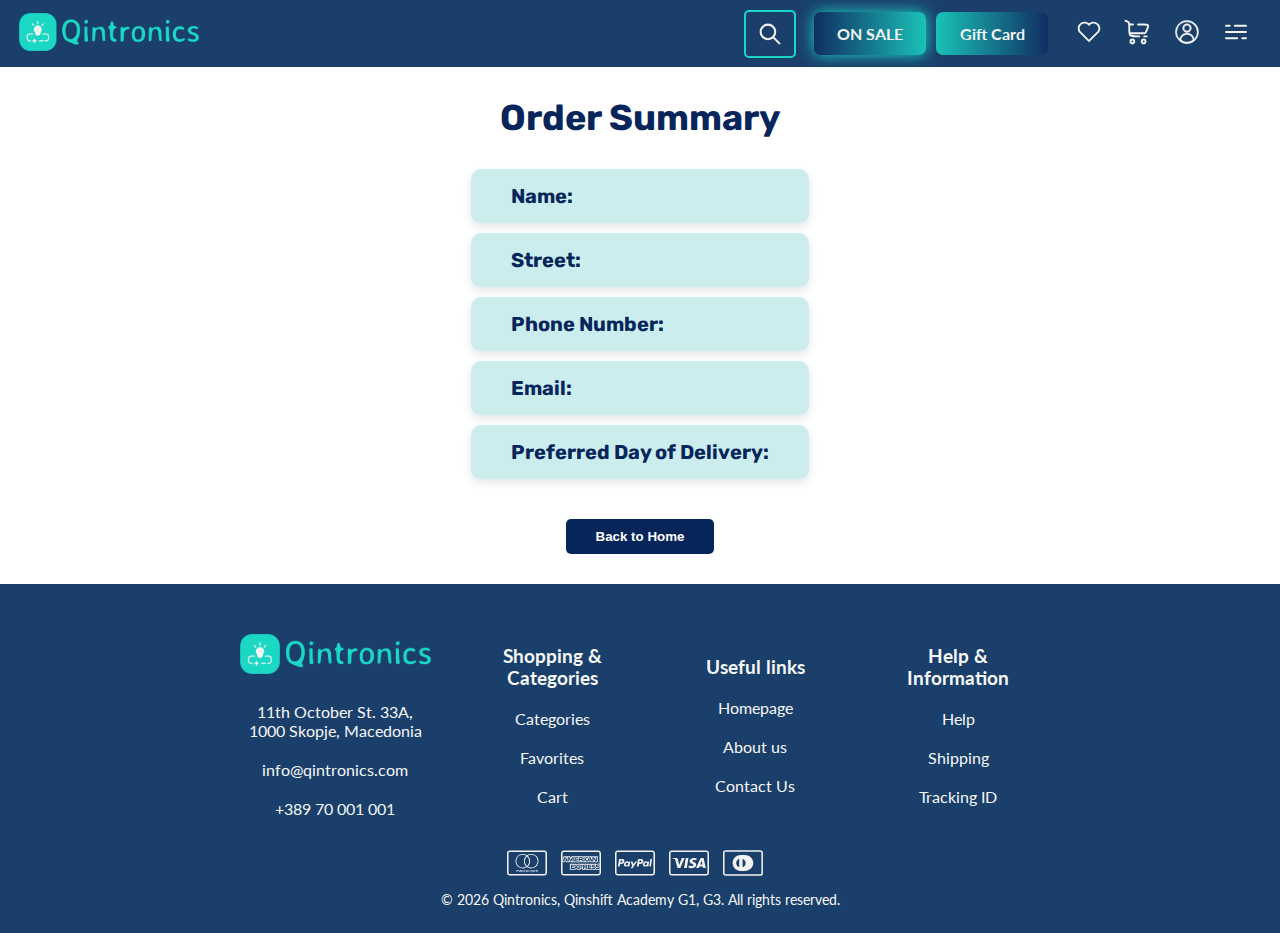
<file: vanilla-js/order-page/summary-html.html>
<!DOCTYPE html>
<html lang="en">
	<head>
		<meta charset="UTF-8" />
		<meta name="viewport" content="width=device-width, initial-scale=1.0" />
		<title>Order Summary</title>
		<link
			href="https://fonts.googleapis.com/css2?family=Rubik:wght@400;500;700&display=swap"
			rel="stylesheet"
		/>
		<link rel="stylesheet" href="../navbar/navbar.css" />
		<link rel="stylesheet" href="summary-styles.css" />
		<link rel="stylesheet" href="../footer/footer.css" type="text/css" />
		<link rel="icon" type="image/x-icon" href="../assets/header-footer/logo/qin-favicon.png">
	</head>

	<body>
		<header class="nav-header">
			<nav class="nav-sidebar">
				<ul>
				<li class="mobile-v sale">
					<a href="../sales-page/sales-page.html">
					<span class="nav-sm-icon"
						><img
						src="../assets/header-footer/icons/sale.svg"
						alt="On sale icon"
					/></span>
					<span class="nav-item">On sale</span>
					</a>
				</li>
				<li class="mobile-v gift">
					<a href="../gift-card-page/gift-card.html">
					<span class="nav-sm-icon"
						><img
						src="../assets/header-footer/icons/gift.svg"
						alt="Gift Card icon"
					/></span>
					<span class="nav-item">Gift Card</span>
					</a>
				</li>
				<li>
					<a href="../home-page/home.html">
					<span class="nav-sm-icon"
						><img src="../assets/header-footer/icons/home.svg" alt="Home icon"
					/></span>
					<span class="nav-item">Home</span>
					</a>
				</li>
				<li>
					<a href="#">
					<span class="nav-sm-icon"
						><img
						src="../assets/header-footer/icons/info.svg"
						alt="About us icon"
					/></span>
					<span class="nav-item">About us</span>
					</a>
				</li>
				<li>
					<a href="../contact-page/contact.html">
					<span class="nav-sm-icon"
						><img
						src="../assets/header-footer/icons/contact.svg"
						alt="Contact icon"
					/></span>
					<span class="nav-item">Contact</span>
					</a>
				</li>
				<li class="nav-sb-drdown language">
					<div class="select">
					<span class="nav-sm-icon"
						><img
						src="../assets/header-footer/icons/language.svg"
						alt="Language icon"
					/></span>
					<span class="selected">EN</span>
					<div class="arrow"></div>
					</div>
					<ul class="menu">
					<li class="active">EN</li>
					<li>MK</li>
					</ul>
				</li>
				<li class="nav-sb-drdown currency">
					<div class="select">
					<span class="nav-sm-icon"
						><img src="../assets/header-footer/icons/cash.svg" alt="Currency"
					/></span>
					<span class="selected">USD</span>
					<div class="arrow"></div>
					</div>
					<ul class="menu">
					<li class="active">USD</li>
					<li>MKD</li>
					</ul>
				</li>
				</ul>
				<div class="sb-socials">
				<a href="#">
					<span class="icon nav-icon">
					<img
						src="../assets/header-footer/icons/instagram-svg.svg"
						alt="Instagram"
					/>
					</span>
				</a>
				<a href="#">
					<span class="icon nav-icon">
					<img src="../assets/header-footer/icons/gh.svg" alt="GitHub" />
					</span>
				</a>
				<a href="#">
					<span class="icon nav-icon">
					<img src="../assets/header-footer/icons/fb.svg" alt="Facebook" />
					</span>
				</a>
				</div>
			</nav>

			<nav class="nav-main">
				<div class="nav-logo">
				<div class="logo">
					<a href="../home-page/home.html">
					<img
						src="../assets/header-footer/logo/qintronics-logo.png"
						width="180px"
						height="auto"
						alt="Qintronics Logo"
					/>
					</a>
				</div>
				</div>

				<div class="nav-content">
				<div class="searchbar">
					<input
					class="search-input"
					type="search"
					placeholder="Search"
					aria-label="Search"
					/>
					<div class="search-button">
					<img
						class="closed"
						src="../assets/header-footer/icons/searchw.svg"
						alt="Search"
					/>
					<img
						class="open"
						src="../assets/header-footer/icons/search.svg"
						alt="Search"
					/>
					</div>
				</div>
				<div class="nav-btns">
					<a href="../sales-page/sales-page.html" class="nav-btn sale"
					>On Sale</a
					>
					<a href="../gift-card-page/gift-card.html" class="nav-btn gift"
					>Gift Card</a
					>
				</div>
				<div class="nav-link-icons">
					<div class="favourite">
					<a
						href="../favourites-page/favourites-page.html"
						class="favourites-link"
					>
						<span class="nav-icon"
						><img
							src="../assets/header-footer/icons/favorite.svg"
							alt="Favourites"
						/></span>
						<span class="badges fav">0</span>
					</a>
					</div>
					<div class="cart">
					<a href="../cart-page/index.html" class="cart-link">
						<span class="nav-icon"
						><img src="../assets/header-footer/icons/cart.svg" alt="Cart"
						/></span>
						<span class="badges cart">0</span>
					</a>
					</div>
					<div class="login">
					<a href="#" class="login-link">
						<span class="nav-icon"
						><img src="../assets/header-footer/icons/avatar2.svg" alt="Login"
						/></span>
					</a>
					</div>
					<div class="mobile-v-sb">
					<a href="#" class="sidebar-link">
						<span id="hbtn" class="nav-icon"
						><img
							src="../assets/header-footer/icons/hamburger-menu.svg"
							alt="Menu"
						/></span>
					</a>
					</div>
				</div>
				</div>
			</nav>
    	</header>

		<div id="authModal" class="nav-login">
		<div class="login-content">
			<div class="login-header">
			<img
				src="../assets/header-footer/logo/logo-color.png"
				width="60px"
				alt="Logo"
			/>
			<h2 class="login-header-text">Have an account?</h2>
			</div>
			<form id="login-form" class="auth-form">
			<label for="username">Username:</label>
			<input
				type="text"
				id="username"
				name="username"
				placeholder="john.doe@mail.com"
				required
			/>
			<label for="password">Password:</label>
			<input
				type="password"
				id="password"
				name="password"
				placeholder="Password"
				required
			/>
			<div class="form-options">
				<div class="remember">
				<input type="checkbox" name="remember" id="remember" />
				<label for="remember">Remember me</label>
				</div>
				<a href="#">Forgot password?</a>
			</div>
			<button type="submit">Login</button>
			</form>
			<div class="register">
			<h5>Or create one:</h5>
			<button class="toggle-button">Sign Up</button>
			</div>
			<form id="signup-form" class="auth-form">
			<label for="new-username">Username:</label>
			<input
				type="text"
				id="new-username"
				name="username"
				placeholder="john.doe@mail.com"
				required
			/>
			<label for="new-password">Password:</label>
			<input
				type="password"
				id="new-password"
				name="password"
				placeholder="Password"
				required
			/>
			<label for="confirm-password">Confirm Password:</label>
			<input
				type="password"
				id="confirm-password"
				name="confirm-password"
				placeholder="Confirm Password"
				required
			/>
			<button type="submit">Sign Up</button>
			</form>
		</div>
		</div>

		<div id="summary-page">
			<div>
				<h1>Order Summary</h1>
			</div>
			
			<div class="container">
				<p><strong>Name:</strong> <span id="name"></span></p>
				<p><strong>Street:</strong> <span id="street"></span></p>
				<p><strong>Phone Number:</strong> <span id="phone"></span></p>
				<p><strong>Email:</strong> <span id="email"></span></p>
				<p>
					<strong>Preferred Day of Delivery:</strong>
					<span id="deliveryDay"></span>
				</p>
			</div>

			<div class="btn-container">
				<a href="../home-page/home.html">
				<button class="btn" type="button">Back to Home</button>
			</a>
			</div>
		</div>

		<footer>
			<div class="address" id="nav6">
			  <img
				src="../assets/header-footer/logo/qintronics-logo.png"
				alt="Shop Logo"
			  />
			  <ul class="lists">
				<li id="street-name">11th October St. 33A, 1000 Skopje, Macedonia</li>
				<li>info@qintronics.com</li>
				<li>+389 70 001 001</li>
			  </ul>
			</div>
			<div class="links">
			  <h3>Shopping & Categories</h3>
			  <ul class="lists">
				<li id="category-link"><a href="../category-page/category-page.html">Categories</a></li>
				<li><a href="../favourites-page/favourites-page.html">Favorites</a></li>
				<li><a href="../cart-page/index.html">Cart</a></li>
			  </ul>
			</div>
			<div class="links">
			  <h3>Useful links</h3>
			  <ul class="lists">
				<li><a href="../home-page/home.html">Homepage</a></li>
				<li><a href="">About us</a></li>
				<li><a href="../contact-page/contact.html">Contact Us</a></li>
			  </ul>
			</div>
			<div class="links">
			  <h3>Help & Information</h3>
			  <ul class="lists">
				<li><a href="">Help</a></li>
				<li><a href=""></a>Shipping</li></li>
				<li><a href=""></a>Tracking ID</a></li>
			  </ul>
			</div>
			<div class="payments">
				<ul class="lists">
				<li><img src="../assets/header-footer/icons/mastercard-footer.svg" alt="" /></li>
				<li><img src="../assets/header-footer/icons/amex-footer.svg" alt="" /></li>
				<li><img src="../assets/header-footer/icons/paypal-footer.svg" alt="" /></li>
				<li><img src="../assets/header-footer/icons/visa-footer.svg" alt="" /></li>
				<li><img src="../assets/header-footer/icons/diners-footer.svg" alt="" /></li>
				</ul>
			</div>
			<div class="copyrights">
			  © <span id="year"></span> Qintronics, Qinshift Academy G1, G3. All
			  rights reserved.
			</div>
		</footer>

		<script src="../navbar/navbar.js"></script>
		<script src="summary-script.js"></script>
		<script src="../footer/footer.js"></script>
	</body>
</html>
</file>
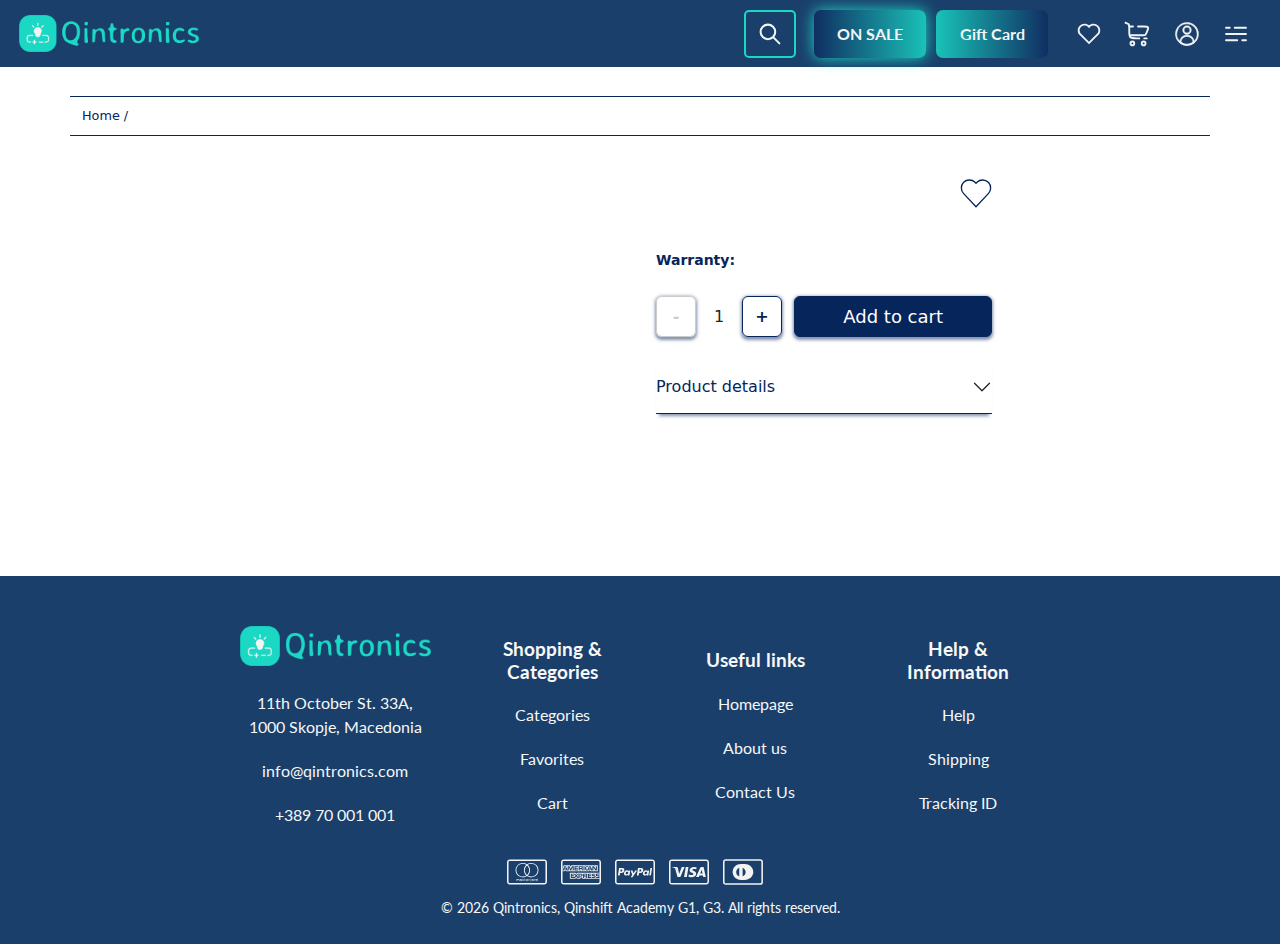
<file: vanilla-js/product-details-page/product-details-page.html>
<!DOCTYPE html>
<html lang="en">
	<head>
		<meta charset="UTF-8" />
		<meta name="viewport" content="width=device-width, initial-scale=1.0" />
		<title id="document-title"></title>
		<link
			href="https://cdn.jsdelivr.net/npm/bootstrap@5.3.3/dist/css/bootstrap.min.css"
			rel="stylesheet"
			integrity="sha384-QWTKZyjpPEjISv5WaRU9OFeRpok6YctnYmDr5pNlyT2bRjXh0JMhjY6hW+ALEwIH"
			crossorigin="anonymous"
		/>
		<link
			href="https://fonts.googleapis.com/css2?family=Rubik:ital,wght@0,300..900;1,300..900&display=swap"
			rel="stylesheet"
		/>
		<link rel="stylesheet" href="../navbar/navbar.css" type="text/css" />
		<link rel="stylesheet" href="product-details-page-style.css" type="text/css" />
		<link rel="stylesheet" href="../footer/footer.css" type="text/css" />
		<link rel="icon" type="image/x-icon" href="../assets/header-footer/logo/qin-favicon.png">
	</head>

	<body>
		<header class="nav-header">
			<nav class="nav-sidebar">
			  <ul>
				<li class="mobile-v sale">
				  <a href="../sales-page/sales-page.html">
					<span class="nav-sm-icon"
					  ><img src="../assets/header-footer/icons/sale.svg" alt="On sale icon"
					/></span>
					<span class="nav-item">On sale</span>
				  </a>
				</li>
				<li class="mobile-v gift">
				  <a href="../gift-card-page/gift-card.html">
					<span class="nav-sm-icon"
					  ><img src="../assets/header-footer/icons/gift.svg" alt="Gift Card icon"
					/></span>
					<span class="nav-item">Gift Card</span>
				  </a>
				</li>
				<li>
				  <a href="../home-page/home.html">
					<span class="nav-sm-icon"
					  ><img src="../assets/header-footer/icons/home.svg" alt="Home icon"
					/></span>
					<span class="nav-item">Home</span>
				  </a>
				</li>
				<li>
				  <a href="#">
					<span class="nav-sm-icon"
					  ><img src="../assets/header-footer/icons/info.svg" alt="About us icon"
					/></span>
					<span class="nav-item">About us</span>
				  </a>
				</li>
				<li>
				  <a href="../contact-page/contact.html">
					<span class="nav-sm-icon"
					  ><img src="../assets/header-footer/icons/contact.svg" alt="Contact icon"
					/></span>
					<span class="nav-item">Contact</span>
				  </a>
				</li>
				<li class="nav-sb-drdown language">
				  <div class="select">
					<span class="nav-sm-icon"
					  ><img src="../assets/header-footer/icons/language.svg" alt="Language icon"
					/></span>
					<span class="selected">EN</span>
					<div class="arrow"></div>
				  </div>
				  <ul class="menu">
					<li class="active">EN</li>
					<li>MK</li>
				  </ul>
				</li>
				<li class="nav-sb-drdown currency">
				  <div class="select">
					<span class="nav-sm-icon"
					  ><img src="../assets/header-footer/icons/cash.svg" alt="Currency"
					/></span>
					<span class="selected">USD</span>
					<div class="arrow"></div>
				  </div>
				  <ul class="menu">
					<li class="active">USD</li>
					<li>MKD</li>
				  </ul>
				</li>
			  </ul>
			  <div class="sb-socials">
				<a href="#">
				  <span class="icon nav-icon">
					<img src="../assets/header-footer/icons/instagram-svg.svg" alt="Instagram" />
				  </span>
				</a>
				<a href="#">
				  <span class="icon nav-icon">
					<img src="../assets/header-footer/icons/gh.svg" alt="GitHub" />
				  </span>
				</a>
				<a href="#">
				  <span class="icon nav-icon">
					<img src="../assets/header-footer/icons/fb.svg" alt="Facebook" />
				  </span>
				</a>
			  </div>
			</nav>

			<nav class="nav-main">
			  <div class="nav-logo">
				<div class="logo">
				  <a href="../home-page/home.html">
					<img
					  src="../assets/header-footer/logo/qintronics-logo.png"
					  width="180px"
					  height="auto"
					  alt="Qintronics Logo"
					/>
				  </a>
				</div>
			  </div>

			  <div class="nav-content">
				<div class="searchbar">
				  <input
					class="search-input"
					type="search"
					placeholder="Search"
					aria-label="Search"
				  />
				  <div class="search-button">
					<img
					  class="closed"
					  src="../assets/header-footer/icons/searchw.svg"
					  alt="Search"
					/>
					<img
					  class="open"
					  src="../assets/header-footer/icons/search.svg"
					  alt="Search"
					/>
				  </div>
				</div>
				<div class="nav-btns">
				  <a href="../sales-page/sales-page.html" class="nav-btn sale">On Sale</a>
				  <a href="../gift-card-page/gift-card.html" class="nav-btn gift">Gift Card</a>
				</div>
				<div class="nav-link-icons">
				  <div class="favourite">
					<a
					  href="../favourites-page/favourites-page.html"
					  class="favourites-link"
					>
					  <span class="nav-icon"
						><img src="../assets/header-footer/icons/favorite.svg" alt="Favourites"
					  /></span>
					  <span class="badges fav" style="top: -10px">0</span>
					</a>
				  </div>
				  <div class="cart">
					<a href="../cart-page/index.html" class="cart-link">
					  <span class="nav-icon"
						><img src="../assets/header-footer/icons/cart.svg" alt="Cart"
					  /></span>
					  <span class="badges cart" style="top: -10px">0</span>
					</a>
				  </div>
				  <div class="login">
					<a href="#" class="login-link">
					  <span class="nav-icon"
						><img src="../assets/header-footer/icons/avatar2.svg" alt="Login"
					  /></span>
					</a>
				  </div>
				  <div class="mobile-v-sb">
					<a href="#" class="sidebar-link">
					  <span id="hbtn" class="nav-icon"
						><img src="../assets/header-footer/icons/hamburger-menu.svg" alt="Menu"
					  /></span>
					</a>
				  </div>
				</div>
			  </div>
			</nav>
		</header>

		<div id="authModal" class="nav-login">
		<div class="login-content">
			<div class="login-header">
			<img src="../assets/header-footer/logo/logo-color.png" width="60px" alt="Logo" />
			<h2 class="login-header-text">Have an account?</h2>
			</div>
			<form id="login-form" class="auth-form">
			<label for="username">Username:</label>
			<input
				type="text"
				id="username"
				name="username"
				placeholder="john.doe@mail.com"
				required
			/>
			<label for="password">Password:</label>
			<input
				type="password"
				id="password"
				name="password"
				placeholder="Password"
				required
			/>
			<div class="form-options">
				<div class="remember">
				<input type="checkbox" name="remember" id="remember" />
				<label for="remember">Remember me</label>
				</div>
				<a href="#">Forgot password?</a>
			</div>
			<button type="submit">Login</button>
			</form>
			<div class="register">
			<h5>Or create one:</h5>
			<button class="toggle-button">Sign Up</button>
			</div>
			<form id="signup-form" class="auth-form">
			<label for="new-username">Username:</label>
			<input
				type="text"
				id="new-username"
				name="username"
				placeholder="john.doe@mail.com"
				required
			/>
			<label for="new-password">Password:</label>
			<input
				type="password"
				id="new-password"
				name="password"
				placeholder="Password"
				required
			/>
			<label for="confirm-password">Confirm Password:</label>
			<input
				type="password"
				id="confirm-password"
				name="confirm-password"
				placeholder="Confirm Password"
				required
			/>
			<button type="submit">Sign Up</button>
			</form>
		</div>
		</div> 

		<div id="empty-container" class="container"></div>

		<nav id="details-bar" class="container d-flex justify-content-between align-items-center">
			<div id="breadcrumb-container">
				<a href="../home-page/home.html" id="home-page">Home / </a>
				<a href="../category-page/category-page.html" id="chosen-category"></a>
				<a href="../category-page/category-page.html" id="chosen-subcategory"></a>
				<a id="chosen-product"></a>
			</div>
		</nav>

		<div id="details-page-container">
			<div id="detail-card-container" class="card mb-3 mx-auto mt-4 border border-0">
				<div class="row g-0 d-flex flex-wrap">
					<div class="col-md-6 d-flex justify-content-md-end pe-md-5 justify-content-center">
						<div id="img-container" class="d-flex overflow-hidden position-relative flex-shrink-1">
						</div>
					</div>

					<div class="col-md-6">
						<div class="card-body d-flex flex-column align-items-md-start justify-content-center align-items-center
						">
							<div id="title-bar" class="d-flex justify-content-between g-2">
								<div id="title-container" class="d-flex flex-wrap justify-content-start">
									<h2 id="product-title" class="card-title"></h2>
								</div>

								<svg
									id="fav-icon"
									viewBox="0 0 24 24"
									xmlns:rdf="http://www.w3.org/1999/02/22-rdf-syntax-ns#"
									xmlns="http://www.w3.org/2000/svg"
									version="1.1"
									xmlns:cc="http://creativecommons.org/ns#"
									xmlns:dc="http://purl.org/dc/elements/1.1/"
									fill="currentColor"
									stroke="currentColor"
								>
									<g id="SVGRepo_bgCarrier" stroke-width="0"></g>
									<g id="SVGRepo_tracerCarrier" stroke-linecap="round" stroke-linejoin="round"></g>
									<g id="SVGRepo_iconCarrier">
										<g transform="translate(0 -1028.4)">
											<path
												id="fav-icon-path"
												d="m7 1031.4c-1.5355 0-3.0784 0.5-4.25 1.7-2.3431 2.4-2.2788 6.1 0 8.5l9.25 9.8 9.25-9.8c2.279-2.4 2.343-6.1 0-8.5-2.343-2.3-6.157-2.3-8.5 0l-0.75 0.8-0.75-0.8c-1.172-1.2-2.7145-1.7-4.25-1.7z"
												fill="#ffffff"
											></path>
										</g>
									</g>
								</svg>
							</div>

							<br />

							<div class="mb-4" id="card-text">
								<p class="d-flex    align-items-center">
									<span id="product-price" class="fs-3"></span>
									<span id="discounted-price" class="fs-2 discount-price"></span>
								</p>

								<p id="product-description" class="card-text"></p>

								<p class="card-text">
									<small id="warranty-container" class="text-body-secondary"
										><b>Warranty: </b><span id="warranty-text"></span
									></small>
								</p>
							</div>

							<div id="btn-container" class="d-flex justify-content-between">
								<div class="btn-group" role="group">
									<button type="button" id="minus-btn" class="btn fw-bold quantity-btns">-</button>
									<button type="button" id="quantity-num" class="btn quantity-btns">1</button>
									<button type="button" id="plus-btn" class="btn fw-bold quantity-btns">+</button>
								</div>

								<a href="#" class="btn" id="add-to-cart-details">Add to cart</a>
							</div>

							<br />

							<div id="accordion-container" class="accordion accordion-flush">
								<div class="accordion-item">
									<div id="accordion-header-container">
										<h2 class="accordion-header">
											<button
												id="product-details"
												class="accordion-button collapsed"
												type="button"
												data-bs-toggle="collapse"
												data-bs-target="#flush-collapseOne"
												aria-expanded="false"
												aria-controls="flush-collapseOne"
											>
												Product details
											</button>
										</h2>
									</div>

									<div
										id="flush-collapseOne"
										class="accordion-collapse collapse"
										data-bs-parent="#accordionFlushExample"
									>
										<div id="accordion-body-container" class="accordion-body"></div>
									</div>
								</div>
							</div>
						</div>
					</div>
				</div>
			</div>
		</div>

		<footer>
			<div class="address" id="nav6">
			  <img
				src="../assets/header-footer/logo/qintronics-logo.png"
				alt="Shop Logo"
			  />
			  <ul class="lists">
				<li id="street-name">11th October St. 33A, 1000 Skopje, Macedonia</li>
				<li>info@qintronics.com</li>
				<li>+389 70 001 001</li>
			  </ul>
			</div>
			<div class="links">
			  <h3>Shopping & Categories</h3>
			  <ul class="lists">
				<li id="category-link"><a href="../category-page/category-page.html">Categories</a></li>
				<li><a href="../favourites-page/favourites-page.html">Favorites</a></li>
				<li><a href="../cart-page/index.html">Cart</a></li>
			  </ul>
			</div>
			<div class="links">
			  <h3>Useful links</h3>
			  <ul class="lists">
				<li><a href="../home-page/home.html">Homepage</a></li>
				<li><a href="">About us</a></li>
				<li><a href="../contact-page/contact.html">Contact Us</a></li>
			  </ul>
			</div>
			<div class="links">
			  <h3>Help & Information</h3>
			  <ul class="lists">
				<li><a href="">Help</a></li>
				<li><a href=""></a>Shipping</li></li>
				<li><a href=""></a>Tracking ID</a></li>
			  </ul>
			</div>
			<div class="payments">
				<ul class="lists">
				<li><img src="../assets/header-footer/icons/mastercard-footer.svg" alt="" /></li>
				<li><img src="../assets/header-footer/icons/amex-footer.svg" alt="" /></li>
				<li><img src="../assets/header-footer/icons/paypal-footer.svg" alt="" /></li>
				<li><img src="../assets/header-footer/icons/visa-footer.svg" alt="" /></li>
				<li><img src="../assets/header-footer/icons/diners-footer.svg" alt="" /></li>
				</ul>
			</div>
			<div class="copyrights">
			  © <span id="year"></span> Qintronics, Qinshift Academy G1, G3. All
			  rights reserved.
			</div>
		</footer>

		<script
			src="https://cdn.jsdelivr.net/npm/bootstrap@5.3.3/dist/js/bootstrap.bundle.min.js"
			integrity="sha384-YvpcrYf0tY3lHB60NNkmXc5s9fDVZLESaAA55NDzOxhy9GkcIdslK1eN7N6jIeHz"
			crossorigin="anonymous"
		></script>
		<script src="../navbar/navbar.js"></script>
		<script src="product-details-page-app.js" type="module"></script>
		<script src="../footer/footer.js"></script>
	</body>
</html>
</file>
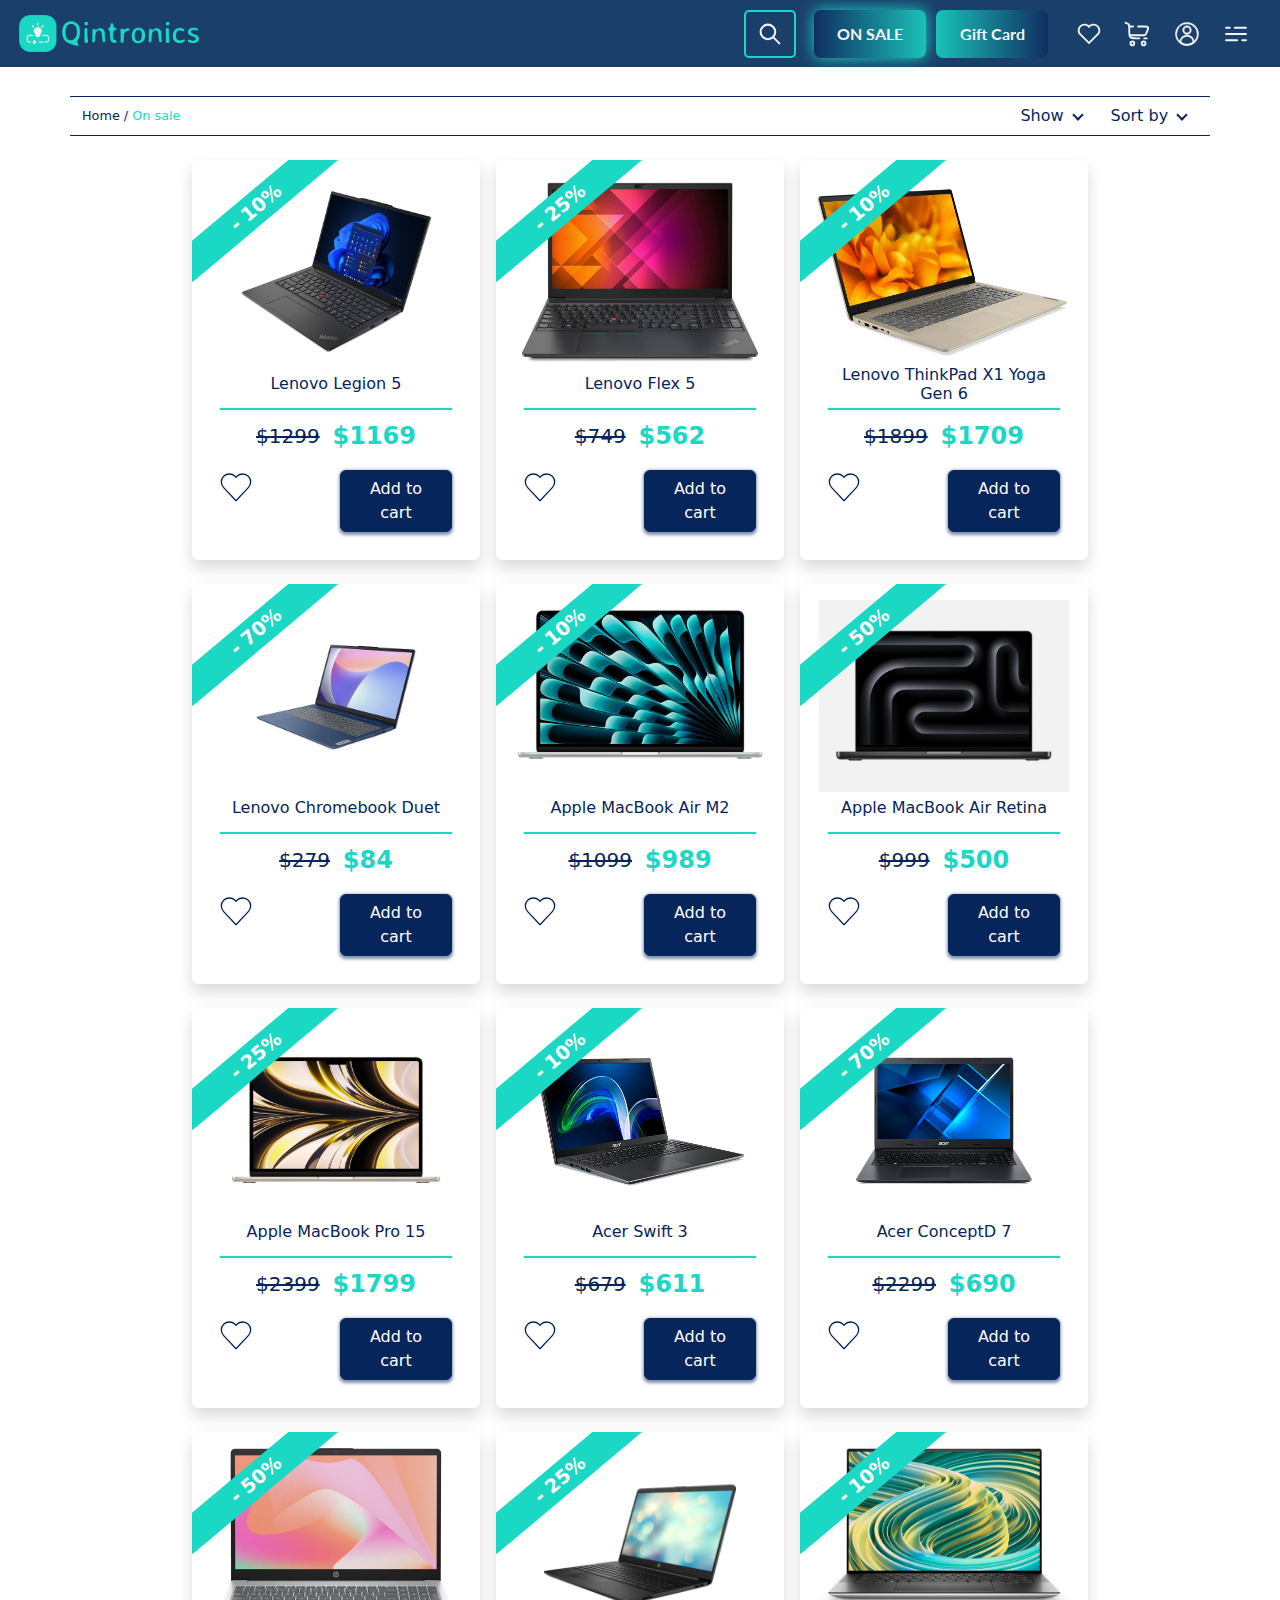
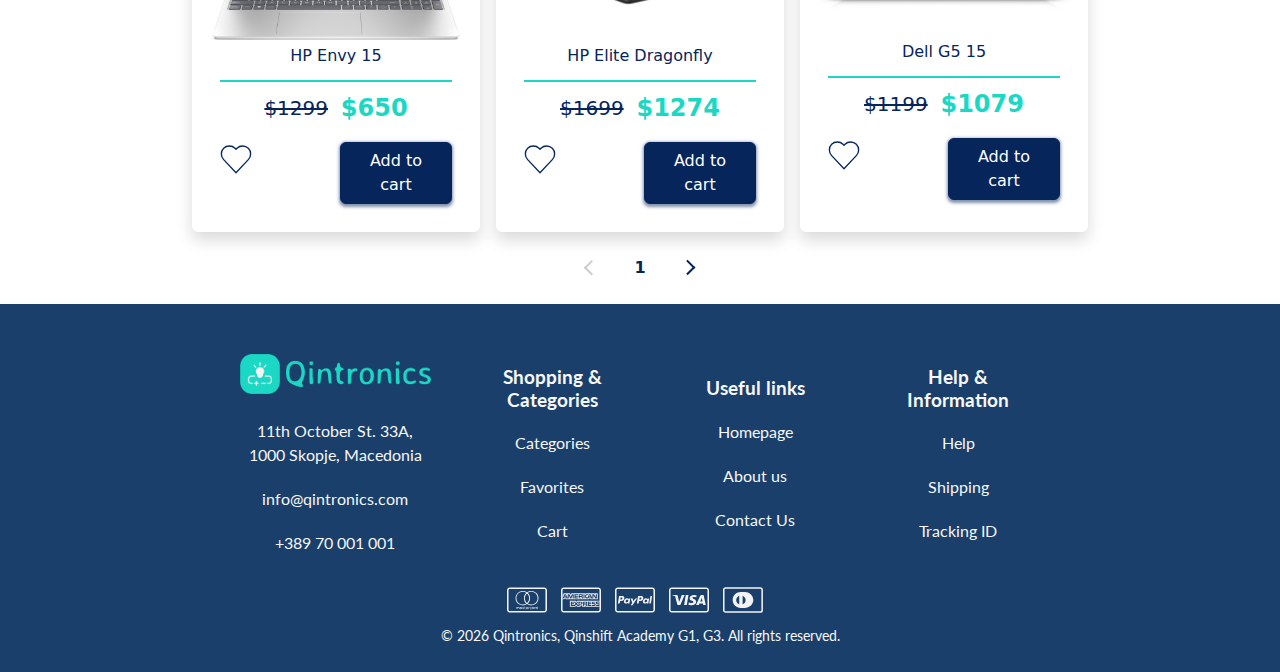
<file: vanilla-js/sales-page/sales-page.html>
<!DOCTYPE html>
<html lang="en">
	<head>
		<meta charset="UTF-8" />
		<meta name="viewport" content="width=device-width, initial-scale=1.0" />
		<title>Sales</title>
		<link
			href="https://cdn.jsdelivr.net/npm/bootstrap@5.3.3/dist/css/bootstrap.min.css"
			rel="stylesheet"
			integrity="sha384-QWTKZyjpPEjISv5WaRU9OFeRpok6YctnYmDr5pNlyT2bRjXh0JMhjY6hW+ALEwIH"
			crossorigin="anonymous"
		/>
		<link
			href="https://fonts.googleapis.com/css2?family=Rubik:ital,wght@0,300..900;1,300..900&display=swap"
			rel="stylesheet"
		/>
		<link rel="stylesheet" href="../navbar/navbar.css" type="text/css" />
		<link rel="stylesheet" href="sales-page-style.css" type="text/css" />
		<link rel="stylesheet" href="../common/cards.css" type="text/css" />
		<link rel="stylesheet" href="../footer/footer.css" type="text/css" />
		<link rel="icon" type="image/x-icon" href="../assets/header-footer/logo/qin-favicon.png">
	</head>

	<body>
		<header class="nav-header">
			<nav class="nav-sidebar">
				<ul>
				<li class="mobile-v sale">
					<a href="sales-page.html">
					<span class="nav-sm-icon"
						><img
						src="../assets/header-footer/icons/sale.svg"
						alt="On sale icon"
					/></span>
					<span class="nav-item">On sale</span>
					</a>
				</li>
				<li class="mobile-v gift">
					<a href="../gift-card-page/gift-card.html">
					<span class="nav-sm-icon"
						><img
						src="../assets/header-footer/icons/gift.svg"
						alt="Gift Card icon"
					/></span>
					<span class="nav-item">Gift Card</span>
					</a>
				</li>
				<li>
					<a href="../home-page/home.html">
					<span class="nav-sm-icon"
						><img src="../assets/header-footer/icons/home.svg" alt="Home icon"
					/></span>
					<span class="nav-item">Home</span>
					</a>
				</li>
				<li>
					<a href="#">
					<span class="nav-sm-icon"
						><img
						src="../assets/header-footer/icons/info.svg"
						alt="About us icon"
					/></span>
					<span class="nav-item">About us</span>
					</a>
				</li>
				<li>
					<a href="../contact-page/contact.html">
					<span class="nav-sm-icon"
						><img
						src="../assets/header-footer/icons/contact.svg"
						alt="Contact icon"
					/></span>
					<span class="nav-item">Contact</span>
					</a>
				</li>
				<li class="nav-sb-drdown language">
					<div class="select">
					<span class="nav-sm-icon"
						><img
						src="../assets/header-footer/icons/language.svg"
						alt="Language icon"
					/></span>
					<span class="selected">EN</span>
					<div class="arrow"></div>
					</div>
					<ul class="menu">
					<li class="active">EN</li>
					<li>MK</li>
					</ul>
				</li>
				<li class="nav-sb-drdown currency">
					<div class="select">
					<span class="nav-sm-icon"
						><img src="../assets/header-footer/icons/cash.svg" alt="Currency"
					/></span>
					<span class="selected">USD</span>
					<div class="arrow"></div>
					</div>
					<ul class="menu">
					<li class="active">USD</li>
					<li>MKD</li>
					</ul>
				</li>
				</ul>
				<div class="sb-socials">
				<a href="#">
					<span class="icon nav-icon">
					<img
						src="../assets/header-footer/icons/instagram-svg.svg"
						alt="Instagram"
					/>
					</span>
				</a>
				<a href="#">
					<span class="icon nav-icon">
					<img src="../assets/header-footer/icons/gh.svg" alt="GitHub" />
					</span>
				</a>
				<a href="#">
					<span class="icon nav-icon">
					<img src="../assets/header-footer/icons/fb.svg" alt="Facebook" />
					</span>
				</a>
				</div>
			</nav>

			<nav class="nav-main">
				<div class="nav-logo">
				<div class="logo">
					<a href="../home-page/home.html">
					<img
						src="../assets/header-footer/logo/qintronics-logo.png"
						width="180px"
						height="auto"
						alt="Qintronics Logo"
					/>
					</a>
				</div>
				</div>

				<div class="nav-content">
				<div class="searchbar">
					<input
					class="search-input"
					type="search"
					placeholder="Search"
					aria-label="Search"
					/>
					<div class="search-button">
					<img
						class="closed"
						src="../assets/header-footer/icons/searchw.svg"
						alt="Search"
					/>
					<img
						class="open"
						src="../assets/header-footer/icons/search.svg"
						alt="Search"
					/>
					</div>
				</div>
				<div class="nav-btns">
					<a href="sales-page.html" class="nav-btn sale"
					>On Sale</a
					>
					<a href="../gift-card-page/gift-card.html" class="nav-btn gift"
					>Gift Card</a
					>
				</div>
				<div class="nav-link-icons">
					<div class="favourite">
					<a
						href="../favourites-page/favourites-page.html"
						class="favourites-link"
					>
						<span class="nav-icon"
						><img
							src="../assets/header-footer/icons/favorite.svg"
							alt="Favourites"
						/></span>
						<span class="badges fav" style="top: -10px">0</span>
					</a>
					</div>
					<div class="cart">
					<a href="../cart-page/index.html" class="cart-link">
						<span class="nav-icon"
						><img src="../assets/header-footer/icons/cart.svg" alt="Cart"
						/></span>
						<span class="badges cart" style="top: -10px">0</span>
					</a>
					</div>
					<div class="login">
					<a href="#" class="login-link">
						<span class="nav-icon"
						><img src="../assets/header-footer/icons/avatar2.svg" alt="Login"
						/></span>
					</a>
					</div>
					<div class="mobile-v-sb">
					<a href="#" class="sidebar-link">
						<span id="hbtn" class="nav-icon"
						><img
							src="../assets/header-footer/icons/hamburger-menu.svg"
							alt="Menu"
						/></span>
					</a>
					</div>
				</div>
				</div>
			</nav>
    	</header>

		<div id="authModal" class="nav-login">
		<div class="login-content">
			<div class="login-header">
			<img
				src="../assets/header-footer/logo/logo-color.png"
				width="60px"
				alt="Logo"
			/>
			<h2 class="login-header-text">Have an account?</h2>
			</div>
			<form id="login-form" class="auth-form">
			<label for="username">Username:</label>
			<input
				type="text"
				id="username"
				name="username"
				placeholder="john.doe@mail.com"
				required
			/>
			<label for="password">Password:</label>
			<input
				type="password"
				id="password"
				name="password"
				placeholder="Password"
				required
			/>
			<div class="form-options">
				<div class="remember">
				<input type="checkbox" name="remember" id="remember" />
				<label for="remember">Remember me</label>
				</div>
				<a href="#">Forgot password?</a>
			</div>
			<button type="submit">Login</button>
			</form>
			<div class="register">
			<h5>Or create one:</h5>
			<button class="toggle-button">Sign Up</button>
			</div>
			<form id="signup-form" class="auth-form">
			<label for="new-username">Username:</label>
			<input
				type="text"
				id="new-username"
				name="username"
				placeholder="john.doe@mail.com"
				required
			/>
			<label for="new-password">Password:</label>
			<input
				type="password"
				id="new-password"
				name="password"
				placeholder="Password"
				required
			/>
			<label for="confirm-password">Confirm Password:</label>
			<input
				type="password"
				id="confirm-password"
				name="confirm-password"
				placeholder="Confirm Password"
				required
			/>
			<button type="submit">Sign Up</button>
			</form>
		</div>
		</div>

		<div id="empty-container" class="container"></div>

		<div class="d-flex justify-content-center align-items-center flex-grow-1">
			<div id="loader" class="spinner-border d-none" role="status"></div>
		</div>

		<div id="sales-page">
			<nav id="category-bar" class="container d-flex justify-content-between align-items-center">
				<div id="breadcrumb-container">
					<a href="../home-page/home.html">Home / </a>
					<a id="sale">On sale</a>
				</div>

				<div id="nav-btns-container">
					<div id="show-dropdown" class="btn-group">
						<button
							id="show-btn"
							type="button"
							class="btn btn-secondary"
							data-bs-toggle="dropdown"
							aria-expanded="false"
						>
							<span id="selected-num">Show</span>
							<span class="down-arrow"></span>
						</button>

						<ul id="show-menu" class="dropdown-menu dropdown-menu-end">
							<li><button id="10-items" class="dropdown-item show-tems" type="button">12</button></li>
							<li><button id="25-items" class="dropdown-item show-tems" type="button">24</button></li>
							<li>
								<button id="all-items" class="dropdown-item show-tems" type="button">All</button>
							</li>
						</ul>
					</div>

					<div class="btn-group">
						<button
							id="sort-btn"
							type="button"
							class="btn btn-secondary"
							data-bs-toggle="dropdown"
							aria-expanded="false"
						>
							<span id="selected-sort">Sort by</span>
							<span class="down-arrow"></span>
						</button>

						<ul class="dropdown-menu dropdown-menu-end">
							<li>
								<button id="alphabet-asc" class="dropdown-item sort-items" type="button">A-Z</button>
							</li>
							<li>
								<button id="alphabet-desc" class="dropdown-item sort-items" type="button">Z-A</button>
							</li>
							<li>
								<button id="price-asc" class="dropdown-item sort-items" type="button">
									Price (low to high)
								</button>
							</li>
							<li>
								<button id="price-desc" class="dropdown-item sort-items" type="button">
									Price (high to low)
								</button>
							</li>
						</ul>
					</div>
				</div>
			</nav>

			<div id="sales-page-container"></div>

			<nav id="page-navigation" aria-label="Page navigation">
				<ul class="pagination d-flex justify-content-center">
					<a href="#">
						<li id="previous-btn" class="pag-items">
						<span id="left-arrow"></span>
						</li>
					</a>
					<li id="page-num" class="pag-items"></li>
					<a href="#">
						<li id="next-btn" class="pag-items">
						<span id="right-arrow"></span>
						</li>
					</a> 
				</ul>
			</nav>
		</div>

		<footer>
			<div class="address" id="nav6">
			  <img
				src="../assets/header-footer/logo/qintronics-logo.png"
				alt="Shop Logo"
			  />
			  <ul class="lists">
				<li id="street-name">11th October St. 33A, 1000 Skopje, Macedonia</li>
				<li>info@qintronics.com</li>
				<li>+389 70 001 001</li>
			  </ul>
			</div>
			<div class="links">
			  <h3>Shopping & Categories</h3>
			  <ul class="lists">
				<li id="category-link"><a href="../category-page/category-page.html">Categories</a></li>
				<li><a href="../favourites-page/favourites-page.html">Favorites</a></li>
				<li><a href="../cart-page/index.html">Cart</a></li>
			  </ul>
			</div>
			<div class="links">
			  <h3>Useful links</h3>
			  <ul class="lists">
				<li><a href="../home-page/home.html">Homepage</a></li>
				<li><a href="">About us</a></li>
				<li><a href="../contact-page/contact.html">Contact Us</a></li>
			  </ul>
			</div>
			<div class="links">
			  <h3>Help & Information</h3>
			  <ul class="lists">
				<li><a href="">Help</a></li>
				<li><a href=""></a>Shipping</li></li>
				<li><a href=""></a>Tracking ID</a></li>
			  </ul>
			</div>
			<div class="payments">
				<ul class="lists">
				<li><img src="../assets/header-footer/icons/mastercard-footer.svg" alt="" /></li>
				<li><img src="../assets/header-footer/icons/amex-footer.svg" alt="" /></li>
				<li><img src="../assets/header-footer/icons/paypal-footer.svg" alt="" /></li>
				<li><img src="../assets/header-footer/icons/visa-footer.svg" alt="" /></li>
				<li><img src="../assets/header-footer/icons/diners-footer.svg" alt="" /></li>
				</ul>
			</div>
			<div class="copyrights">
			  © <span id="year"></span> Qintronics, Qinshift Academy G1, G3. All
			  rights reserved.
			</div>
		</footer>

		<script
		src="https://cdn.jsdelivr.net/npm/bootstrap@5.3.3/dist/js/bootstrap.bundle.min.js"
		integrity="sha384-YvpcrYf0tY3lHB60NNkmXc5s9fDVZLESaAA55NDzOxhy9GkcIdslK1eN7N6jIeHz"
		crossorigin="anonymous"
		></script>
		<script src="../navbar/navbar.js"></script>
		<script src="sales-page-app.js" type="module"></script>
		<script src="../footer/footer.js"></script>
	</body>
</html>
</file>
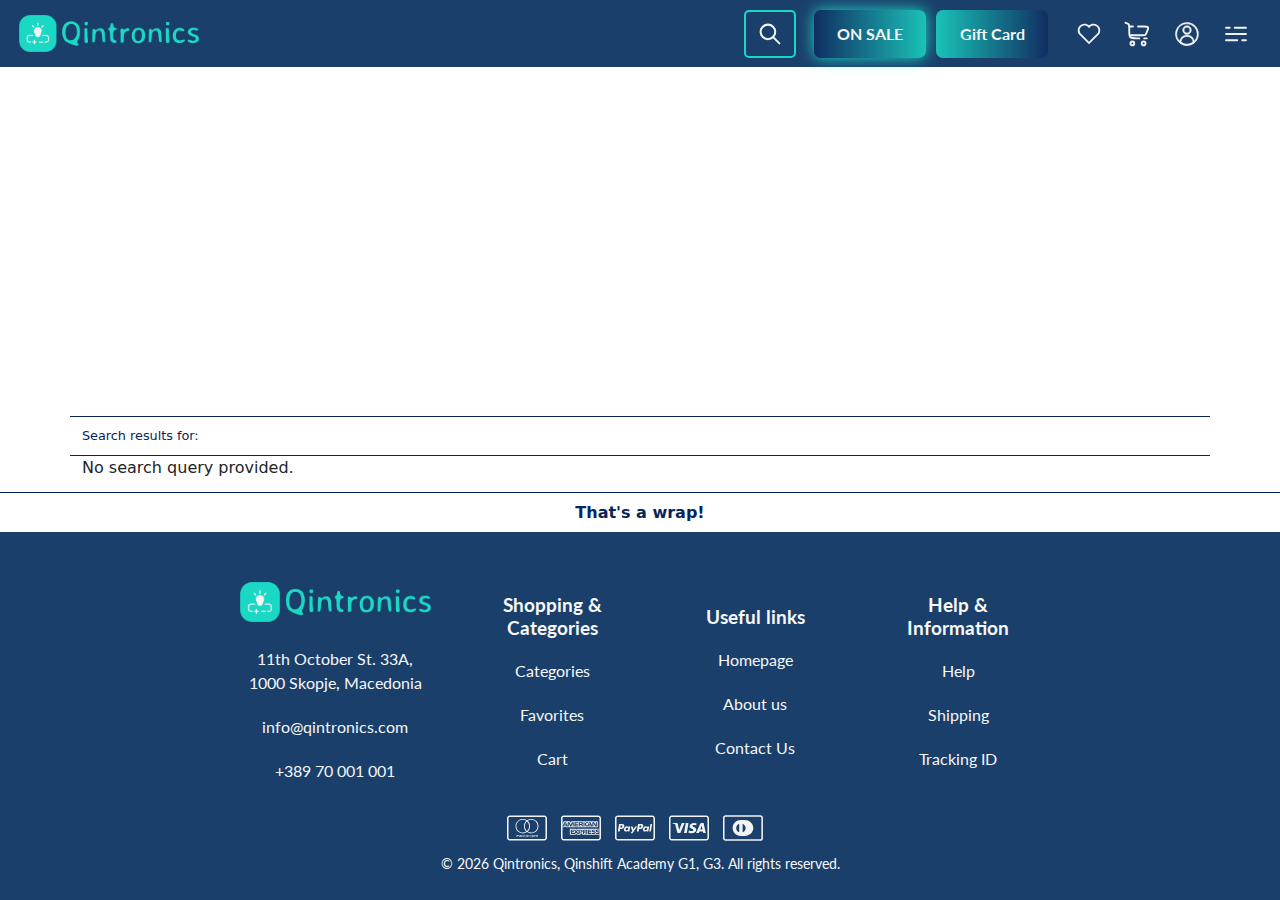
<file: vanilla-js/search-page/search.html>
<!DOCTYPE html>
<html lang="en">
  <head>
    <meta charset="UTF-8" />
    <meta name="viewport" content="width=device-width, initial-scale=1.0" />
    <title id="document-title">Results</title>
    <link
	href="https://cdn.jsdelivr.net/npm/bootstrap@5.3.3/dist/css/bootstrap.min.css"
	rel="stylesheet"
	integrity="sha384-QWTKZyjpPEjISv5WaRU9OFeRpok6YctnYmDr5pNlyT2bRjXh0JMhjY6hW+ALEwIH"
	crossorigin="anonymous"
    />
    <link
	href="https://fonts.googleapis.com/css2?family=Rubik:ital,wght@0,300..900;1,300..900&display=swap"
	rel="stylesheet"
    />
    <link rel="stylesheet" href="../navbar/navbar.css" type="text/css" />
    <link rel="stylesheet" href="search.css" type="text/css" />
    <link rel="stylesheet" href="../common/cards.css" type="text/css" />
	<link rel="stylesheet" href="../footer/footer.css" type="text/css" />
	<link rel="icon" type="image/x-icon" href="../assets/header-footer/logo/qin-favicon.png">
  </head>

  <body>
    <header class="nav-header">
		<nav class="nav-sidebar">
		  <ul>
			<li class="mobile-v sale">
			  <a href="../sales-page/sales-page.html">
				<span class="nav-sm-icon"
				  ><img src="../assets/header-footer/icons/sale.svg" alt="On sale icon"
				/></span>
				<span class="nav-item">On sale</span>
			  </a>
			</li>
			<li class="mobile-v gift">
			  <a href="../gift-card-page/gift-card.html">
				<span class="nav-sm-icon"
				  ><img src="../assets/header-footer/icons/gift.svg" alt="Gift Card icon"
				/></span>
				<span class="nav-item">Gift Card</span>
			  </a>
			</li>
			<li>
			  <a href="../home-page/home.html">
				<span class="nav-sm-icon"
				  ><img src="../assets/header-footer/icons/home.svg" alt="Home icon"
				/></span>
				<span class="nav-item">Home</span>
			  </a>
			</li>
			<li>
			  <a href="#">
				<span class="nav-sm-icon"
				  ><img src="../assets/header-footer/icons/info.svg" alt="About us icon"
				/></span>
				<span class="nav-item">About us</span>
			  </a>
			</li>
			<li>
			  <a href="../contact-page/contact.html">
				<span class="nav-sm-icon"
				  ><img src="../assets/header-footer/icons/contact.svg" alt="Contact icon"
				/></span>
				<span class="nav-item">Contact</span>
			  </a>
			</li>
			<li class="nav-sb-drdown language">
			  <div class="select">
				<span class="nav-sm-icon"
				  ><img src="../assets/header-footer/icons/language.svg" alt="Language icon"
				/></span>
				<span class="selected">EN</span>
				<div class="arrow"></div>
			  </div>
			  <ul class="menu">
				<li class="active">EN</li>
				<li>MK</li>
			  </ul>
			</li>
			<li class="nav-sb-drdown currency">
			  <div class="select">
				<span class="nav-sm-icon"
				  ><img src="../assets/header-footer/icons/cash.svg" alt="Currency"
				/></span>
				<span class="selected">USD</span>
				<div class="arrow"></div>
			  </div>
			  <ul class="menu">
				<li class="active">USD</li>
				<li>MKD</li>
			  </ul>
			</li>
		  </ul>
		  <div class="sb-socials">
			<a href="#">
			  <span class="icon nav-icon">
				<img src="../assets/header-footer/icons/instagram-svg.svg" alt="Instagram" />
			  </span>
			</a>
			<a href="#">
			  <span class="icon nav-icon">
				<img src="../assets/header-footer/icons/gh.svg" alt="GitHub" />
			  </span>
			</a>
			<a href="#">
			  <span class="icon nav-icon">
				<img src="../assets/header-footer/icons/fb.svg" alt="Facebook" />
			  </span>
			</a>
		  </div>
		</nav>

		<nav class="nav-main">
		  <div class="nav-logo">
			<div class="logo">
			  <a href="../home-page/home.html">
				<img
				  src="../assets/header-footer/logo/qintronics-logo.png"
				  width="180px"
				  height="auto"
				  alt="Qintronics Logo"
				/>
			  </a>
			</div>
		  </div>

		  <div class="nav-content">
			<div class="searchbar">
			  <input
				class="search-input"
				type="search"
				placeholder="Search"
				aria-label="Search"
			  />
			  <div class="search-button">
				<img
				  class="closed"
				  src="../assets/header-footer/icons/searchw.svg"
				  alt="Search"
				/>
				<img
				  class="open"
				  src="../assets/header-footer/icons/search.svg"
				  alt="Search"
				/>
			  </div>
			</div>
			<div class="nav-btns">
			  <a href="../sales-page/sales-page.html" class="nav-btn sale">On Sale</a>
			  <a href="../gift-card-page/gift-card.html" class="nav-btn gift">Gift Card</a>
			</div>
			<div class="nav-link-icons">
			  <div class="favourite">
				<a
				  href="../favourites-page/favourites-page.html"
				  class="favourites-link"
				>
				  <span class="nav-icon"
					><img src="../assets/header-footer/icons/favorite.svg" alt="Favourites"
				  /></span>
				  <span class="badges fav" style="top: -10px">0</span>
				</a>
			  </div>
			  <div class="cart">
				<a href="../cart-page/index.html" class="cart-link">
				  <span class="nav-icon"
					><img src="../assets/header-footer/icons/cart.svg" alt="Cart"
				  /></span>
				  <span class="badges cart" style="top: -10px">0</span>
				</a>
			  </div>
			  <div class="login">
				<a href="#" class="login-link">
				  <span class="nav-icon"
					><img src="../assets/header-footer/icons/avatar2.svg" alt="Login"
				  /></span>
				</a>
			  </div>
			  <div class="mobile-v-sb">
				<a href="#" class="sidebar-link">
				  <span id="hbtn" class="nav-icon"
					><img src="../assets/header-footer/icons/hamburger-menu.svg" alt="Menu"
				  /></span>
				</a>
			  </div>
			</div>
		  </div>
		</nav>
	</header>

    <div id="authModal" class="nav-login">
		<div class="login-content">
			<div class="login-header">
			<img src="../assets/header-footer/logo/logo-color.png" width="60px" alt="Logo" />
			<h2 class="login-header-text">Have an account?</h2>
			</div>
			<form id="login-form" class="auth-form">
			<label for="username">Username:</label>
			<input
				type="text"
				id="username"
				name="username"
				placeholder="john.doe@mail.com"
				required
			/>
			<label for="password">Password:</label>
			<input
				type="password"
				id="password"
				name="password"
				placeholder="Password"
				required
			/>
			<div class="form-options">
				<div class="remember">
				<input type="checkbox" name="remember" id="remember" />
				<label for="remember">Remember me</label>
				</div>
				<a href="#">Forgot password?</a>
			</div>
			<button type="submit">Login</button>
			</form>
			<div class="register">
			<h5>Or create one:</h5>
			<button class="toggle-button">Sign Up</button>
			</div>
			<form id="signup-form" class="auth-form">
			<label for="new-username">Username:</label>
			<input
				type="text"
				id="new-username"
				name="username"
				placeholder="john.doe@mail.com"
				required
			/>
			<label for="new-password">Password:</label>
			<input
				type="password"
				id="new-password"
				name="password"
				placeholder="Password"
				required
			/>
			<label for="confirm-password">Confirm Password:</label>
			<input
				type="password"
				id="confirm-password"
				name="confirm-password"
				placeholder="Confirm Password"
				required
			/>
			<button type="submit">Sign Up</button>
			</form>
		</div>
	</div> 

	<div class="d-flex justify-content-center align-items-center flex-grow-1">
		<div id="loader" class="spinner-border d-none" role="status"></div>
	</div>

    <main class="search-main">
      <div id="empty-container" class="container"></div>

      <nav
        id="category-bar"
        class="container d-flex justify-content-between align-items-center"
      >
        <div id="breadcrumb-container">
          <a>Search results for: </a>
          <a id="searched-keyword"></a>
        </div>
      </nav>

      <div id="category-page-container" class="container"></div>

      <div id="end-container">
        <p>That's a wrap!</p>
      </div>
    </main>

	<footer>
		<div class="address" id="nav6">
		  <img
			src="../assets/header-footer/logo/qintronics-logo.png"
			alt="Shop Logo"
		  />
		  <ul class="lists">
			<li id="street-name">11th October St. 33A, 1000 Skopje, Macedonia</li>
			<li>info@qintronics.com</li>
			<li>+389 70 001 001</li>
		  </ul>
		</div>
		<div class="links">
		  <h3>Shopping & Categories</h3>
		  <ul class="lists">
			<li id="category-link"><a href="../category-page/category-page.html">Categories</a></li>
			<li><a href="../favourites-page/favourites-page.html">Favorites</a></li>
			<li><a href="../cart-page/index.html">Cart</a></li>
		  </ul>
		</div>
		<div class="links">
		  <h3>Useful links</h3>
		  <ul class="lists">
			<li><a href="../home-page/home.html">Homepage</a></li>
			<li><a href="">About us</a></li>
			<li><a href="../contact-page/contact.html">Contact Us</a></li>
		  </ul>
		</div>
		<div class="links">
		  <h3>Help & Information</h3>
		  <ul class="lists">
			<li><a href="">Help</a></li>
			<li><a href=""></a>Shipping</li></li>
			<li><a href=""></a>Tracking ID</a></li>
		  </ul>
		</div>
		<div class="payments">
			<ul class="lists">
			<li><img src="../assets/header-footer/icons/mastercard-footer.svg" alt="" /></li>
			<li><img src="../assets/header-footer/icons/amex-footer.svg" alt="" /></li>
			<li><img src="../assets/header-footer/icons/paypal-footer.svg" alt="" /></li>
			<li><img src="../assets/header-footer/icons/visa-footer.svg" alt="" /></li>
			<li><img src="../assets/header-footer/icons/diners-footer.svg" alt="" /></li>
			</ul>
		</div>
		<div class="copyrights">
		  © <span id="year"></span> Qintronics, Qinshift Academy G1, G3. All
		  rights reserved.
		</div>
	</footer>

    <script
      src="https://cdn.jsdelivr.net/npm/bootstrap@5.3.3/dist/js/bootstrap.bundle.min.js"
      integrity="sha384-YvpcrYf0tY3lHB60NNkmXc5s9fDVZLESaAA55NDzOxhy9GkcIdslK1eN7N6jIeHz"
      crossorigin="anonymous"
    ></script>
    <script src="../navbar/navbar.js"></script>
    <script src="search.js" type="module"></script>
	<script src="../footer/footer.js"></script>
  </body>
</html>
</file>
<file: vanilla-js/navbar/navbar.css>
@import url("https://fonts.googleapis.com/css2?family=Lato:ital,wght@0,100;0,300;0,400;0,700;0,900;1,100;1,300;1,400;1,700;1,900&display=swap");

header * {
  font-family: "Lato", sans-serif;
  box-sizing: border-box;
  padding: 0;
  margin: 0;
  list-style: none;
  text-decoration: none;
}

.nav-header {
  color: #f3f3f3;
  position: fixed;
  top: 0;
  width: 100%;
  background-color: #1a3f6b;
  z-index: 99;
}

.nav-sidebar {
  display: none;
  opacity: 0;
  transition: all 0.3s ease;
}

.nav-sidebar.active {
  opacity: 1;
  position: absolute;
  top: 0;
  right: 0;
  width: 15rem;
  padding: 0.4rem 0.8rem;
  background-color: #1a3f6b;
  flex-direction: column;
  z-index: 1;
  border: 2px solid #1bd8c4;
  border-radius: 5px;
  border-right: none;
  display: flex;
  justify-content: space-between;
  box-shadow: 0 0 20px rgba(0, 0, 0, 0.2);
}

.nav-sidebar ul {
  margin-bottom: 1rem;
  padding-left: 0;
}

.nav-sidebar ul li {
  position: relative;
}

.nav-sidebar ul li a {
  display: flex;
  padding: 0.8rem 2rem;
  color: #f3f3f3;
  border-bottom: 2px solid #1bd8c4;
}

.nav-sidebar ul li a:hover {
  background: linear-gradient(90deg, #102e62, #1bd8c4);
}

.nav-sb-drdown .select {
  display: flex;
  align-items: center;
  cursor: pointer;
  transition: all 0.3s;
  padding: 0.9rem 2rem;
  border-bottom: 2px solid #1bd8c4;
}
.nav-sb-drdown .selected.clicked {
  color: #1bd8c4;
}

.nav-sb-drdown .select:hover {
  background: linear-gradient(90deg, #102e62, #1bd8c4);
}

.nav-sb-drdown .arrow {
  width: 0;
  height: 0;
  border-left: 5px solid transparent;
  border-right: 5px solid transparent;
  border-top: 6px solid #1bd8c4;
  transition: all 0.3s;
  margin: 0 5px;
}

.nav-sb-drdown .arrow:hover,
.nav-sb-drdown .arrow.open {
  transform: rotate(90deg);
}

.nav-sb-drdown .menu {
  display: none;
  padding: 0.25rem 0.6rem;
  background-color: #1a3f6b;
  border: 1px solid #1bd8c4;
  border-radius: 5px;
  position: absolute;
  top: 0;
  right: 100%;
  z-index: 2;
  width: 50%;
}

.nav-sb-drdown .menu.open {
  display: block;
  opacity: 1;
}

.nav-sb-drdown .menu li {
  padding: 0.5rem;
  cursor: pointer;
  border-bottom: 2px solid #1bd8c4;
}

.nav-sb-drdown .menu li:hover {
  background: linear-gradient(90deg, #102e62, #1bd8c4);
}

.nav-sb-drdown .menu .active {
  color: #1bd8c4;
}

.sb-socials a {
  margin-right: 10px;
}

.nav-sm-icon {
  margin-right: 0.3rem;
}
.nav-sm-icon .menu-open {
  display: block;
  opacity: 1;
}

.nav-icon img {
  height: 30px;
  width: 30px;
}
.nav-sm-icon img {
  height: 20px;
  width: 20px;
}

.mobile-v {
  display: none;
}

.nav-main {
  display: grid;
  grid-template: 1fr / 1fr 3fr;
  padding: 0.6rem 0;
}

.nav-logo {
  display: flex;
  align-items: center;
  padding-left: 1.2rem;
}

.nav-content {
  display: flex;
  justify-content: flex-end;
  align-items: center;
  padding-right: 1.2rem;
}

.searchbar {
  position: relative;
  width: 3.25rem;
  height: 3rem;
  border-radius: 5px;
  border: 2px solid #1bd8c4;
  transition: width 0.3s;
  padding: 0.75rem;
  margin: 0 0.5rem;
}

.searchbar input {
  border: none;
  outline: none;
  background: none;
  font-size: 1rem;
  padding-left: 1rem;
  width: 100%;
  height: 100%;
  opacity: 0;
}

.search-button {
  position: absolute;
  top: 50%;
  right: 0;
  width: 3rem;
  height: 3rem;
  border-radius: 5px;
  cursor: pointer;
  transition: all 0.3s;
  transform: translateY(-50%);
}

.search-button img {
  position: absolute;
  top: 50%;
  left: 50%;
  height: 25px;
  transform: translate(-50%, -50%);
}

.search-button .open {
  display: none;
  background: none;
}

.active-search {
  max-width: 100%;
  width: 25rem;
  background-color: #f7f7f7;
}

.active-search .search-button {
  right: 0;
}

.active-search .search-button .closed {
  display: none;
}

.active-search .search-button .open {
  display: block;
}

.active-search input {
  opacity: 1;
  pointer-events: initial;
}

.searchbar input::-webkit-search-cancel-button {
  -webkit-appearance: none;
  appearance: none;
}

.nav-btns {
  display: flex;
  justify-content: space-between;
  align-items: center;
  border-radius: 5px;
}

.nav-btn {
  text-align: center;
  width: 7rem;
  font-size: 1rem;
  padding: 0.75rem;
  border-radius: 3px;
  margin-left: 10px;
  border: 2px solid #1bd8c4;
  color: #f3f3f3;
  transition: all 0.3s;
}

.nav-btn.sale {
  border: none;
  border-radius: 7px;
  font-weight: 700;
  text-transform: uppercase;
  transition: 0.5s;
  transition-property: box-shadow;
}

.nav-btn.sale {
  background: linear-gradient(-90deg, #1bd8c4 -15%, #102e62);
  box-shadow: 0 0 15px #1bd8c4;
}

.nav-btn.sale:hover {
  box-shadow: 0 0 5px #1bd8c4, 0 0 10px #1bd8c4, 0 0 20px #1bd8c4,
    0 0 25px #1bd8c4;
  background: #102e62;
}

.nav-btn.gift {
  border: none;
  border-radius: 7px;
  background: linear-gradient(90deg, #1bd8c4 -15%, #102e62);
  margin-right: 1rem;
  font-weight: 700;
}

.nav-btn.gift:hover {
  background: #102e62;
}

.nav-link-icons {
  display: flex;
}

.nav-link-icons div {
  padding: 0 0.6rem;
}

.cart-link,
.favourites-link {
  position: relative;
}

.badges {
  position: absolute;
  top: -18px;
  right: -3px;
  color: #f3f3f3;
  background-color: #b67e23;
  border-radius: 50%;
  width: 1rem;
  height: 1rem;
  text-align: center;
  font-size: 0.8rem;
  line-height: normal;
  opacity: 0;
}

.nav-login {
  display: none;
}

.nav-login.active {
  display: block;
  position: fixed;
  z-index: 100;
  left: 0;
  top: 0;
  width: 100%;
  height: 100%;
  background-color: #00000090;
  overflow: auto;
}

.login-content {
  background-color: #fefefe;
  margin: 15% auto;
  padding: 20px;
  border: 2px solid #23b3b6;
  width: 90%;
  max-width: 30rem;
  border-radius: 5px;
  box-shadow: 0 0 10px #00000020;
  z-index: 2;
}

.login-header {
  text-align: center;
}

.login-header h2 {
  color: #1a3f6b;
  padding: 2%;
}

.auth-form {
  display: flex;
  flex-direction: column;
}

.auth-form label {
  margin-top: 10px;
  color: #1a3f6b;
}

.auth-form input {
  padding: 8px;
  margin-top: 5px;
  border-radius: 5px;
  border: 1px solid #1bd8c4;
}

.auth-form button {
  margin-top: 20px;
  padding: 10px;
  border: none;
  border-radius: 2px;
  background-color: #23b3b6;
  color: #f3f3f3;
  cursor: pointer;
}

.auth-form button:hover {
  background-color: #1a3f6b;
}

.form-options {
  display: flex;
  justify-content: space-between;
  align-items: flex-end;
  margin-top: 10px;
}

.form-options a {
  color: #1a3f6b;
  font-size: 0.8rem;
}

.remember {
  display: flex;
  align-items: center;
  font-size: 0.8rem;
}

.remember input {
  margin-right: 5px;
  margin-top: 0;
}

.remember label {
  margin-top: 0;
}

.toggle-button {
  padding: 10px;
  border: none;
  border-radius: 2px;
  background-color: #f1f1f1;
  color: #1a3f6b;
  cursor: pointer;
  width: 30%;
}

.toggle-button:hover {
  background-color: #1a3f6b;
  color: #f3f3f3;
}

.register {
  display: flex;
  justify-content: flex-end;
  align-items: center;
  margin-top: 10px;
}

.register h5 {
  color: #1a3f6b;
  padding: 0 0.7rem;
}

#signup-form {
  display: none;
}

@media (max-width: 1024px) {
  .active-search {
    width: 100%;
  }
}

@media (max-width: 768px) {
  .mobile-v {
    display: block;
  }
  .mobile-v a {
    font-weight: 600;
  }
  .nav-btn.gift {
    display: none;
  }
  .nav-btn {
    margin-right: 0;
  }
  .searchbar {
    margin-left: 0.6rem;
    margin-right: 0;
  }
  .active-search {
    width: 100%;
  }
}

@media (max-width: 600px) {
  .mobile-v {
    display: block;
  }
  .nav-sidebar {
    padding: 0;
  }
  .nav-sidebar.active {
    padding: 0;
    width: 60%;
  }
  .nav-main {
    display: block;
    display: grid;
    grid-template: 1fr 1fr / 1fr;
  }
  .nav-logo {
    justify-content: center;
  }
  .nav-content {
    padding: 0;
    justify-content: space-around;
  }
  .searchbar {
    min-width: 100px;
    width: 100%;
    background-color: #f7f7f7;
    pointer-events: initial;
  }
  .nav-btn {
    display: none;
  }
  .favourite,
  .login {
    display: none;
  }
  .search-button .open {
    display: block;
  }
  .sb-socials {
    padding-left: 5%;
    padding-bottom: 3%;
  }
}
</file>
<file: vanilla-js/cart-page/style.css>
@import url("https://fonts.googleapis.com/css2?family=Rubik:ital,wght@0,300..900;1,300..900&display=swap");

@media screen and (max-width: 1100px) {
  .cart-card {
    width: 100% !important;
    flex-direction: column;
    gap: 0px !important;
  }

  .section-two {
    padding-top: 20px;
  }

  .separator {
    width: 100% !important;
  }

  .checkout-container {
    width: 100% !important;
    align-items: center !important;
  }
}

@media screen and (max-width: 600px) {
  img {
    width: 100px !important;
  }

  .product-container {
    min-width: 95vw !important;
    max-width: 95vw !important;
  }

  .quantity-number,
  .price-container {
    min-width: auto !important;
    max-width: auto !important;
  }

  .section-two {
    gap: 2rem !important;
  }
}

* {
  margin: 0;
  padding: 0;
  box-sizing: border-box;
}

body {
  font-family: "Rubik", sans-serif;
  display: flex;
  flex-direction: column;
  min-height: 100vh;
}

.arrow-up {
  cursor: pointer;
}

.activate {
  cursor: pointer;
  color: #06255b;
}

.inactivate {
  cursor: default;
  color: lightgray;
}

.container {
  display: flex;
  flex-direction: column;
  align-items: center;
  flex: 1;
}

.flex-col {
  display: flex;
  flex-direction: column;
  justify-content: center;
  align-items: center;
}

#cart-container {
  margin-top: 8rem;
  display: flex;
  flex-direction: column;
  justify-content: center;
  align-items: center;
  gap: 2rem;
}

.cart-card {
  display: flex;
  align-items: center;
  gap: 5rem;

  width: 1000px;
  border-radius: 15px;
}

.section-two {
  display: flex;
  justify-content: center;
  align-items: center;
  gap: 5rem;
}

.product-container {
  display: flex;
  align-items: center;
  min-width: 550px;
  max-width: 550px;
}

.product-container > img {
  height: auto;
  width: 120px;
  border-right: 1px solid black;
  padding-right: 1rem;
  margin-right: 1rem;
}

.product-title {
  font-weight: 800;
  font-size: 18px;
  margin-bottom: 5px;
}

.product-description {
  font-size: 15px;
}

.quantity-container {
  display: flex;
  align-items: center;
  justify-content: center;
  gap: 1rem;
}

.quantity-number {
  font-size: 18px;
  max-width: 20px;
  min-width: 20px;
}

.arrow-up,
.arrow-down {
  background: none;
  border: none;
  font-size: 25px;
}

.price-container {
  display: flex;
  justify-content: center;
  max-width: 100px;
  min-width: 100px;
}

.price-number {
  font-size: 18px;
}

.remove-button {
  background: none;
  border: none;

  width: 2rem;
  cursor: pointer;
}

.trash-icon:hover {
  color: rgb(150, 0, 0);
  transition: 0.1s ease-in-out;
}

.separator {
  width: 100%;
}

.checkout-container {
  width: 1000px;
  margin-top: 20px;
  margin-bottom: 50px;

  display: flex;
  flex-direction: column;
  justify-content: center;
  align-items: end;
  gap: 5px;
}

.checkout-total {
  font-size: 18px;
  margin-right: 10px;
}

.checkout-button {
  height: 40px;
  width: 120px;

  color: white;
  background: #06255b;
  cursor: pointer;

  border: 1px solid #06255b;
  border-radius: 10px;

  font-size: 18px;
  font-family: "Rubik", sans-serif;
}

.checkout-button:hover {
  transition: 0.2s ease-in-out;
  border: 1px solid #23b3b6;
  background: #23b3b6;
}

#empty-cart {
  display: none;
  flex-direction: column;
  gap: 3vh;
  color: #06255b;
  justify-content: center;
  align-items: center;
  flex: 1;
}

a {
  text-decoration: none;
}
</file>
<file: vanilla-js/footer/footer.css>
@import url("https://fonts.googleapis.com/css2?family=Lato:ital,wght@0,100;0,300;0,400;0,700;0,900;1,100;1,300;1,400;1,700;1,900&display=swap");

footer * {
  font-family: "Lato", sans-serif;
  box-sizing: border-box;
  padding: 0;
  margin: 0;
}

footer {
  background-color: #1a3f6b;
  color: #f7f7f7;
  padding: 50px 240px 25px;
  display: grid;
  grid-template: repeat(3, max-content) / repeat(4, 1fr);
  column-gap: 40px;
  row-gap: 5px;
  z-index: 99;
  position: relative;
}

footer .address,
footer .links {
  text-align: center;
}

footer .links {
  align-self: center;
}

#street-name {
  margin-top: 25px;
}

footer .address li,
footer .links .lists li {
  list-style-type: none;
  margin-bottom: 20px;
}

footer .address h3,
footer .links h3 {
  margin-bottom: 20px;
  font-size: 1.17rem;
  font-weight: 700;
}

footer .address h3:hover,
footer .links h3:hover {
  color: #1bd8c4;
  cursor: default;
}

footer .links li a {
  color: #f7f7f7;
  text-decoration: none;
  cursor: pointer;
}

footer .links li a:hover {
  color: #23b3b6;
  cursor: pointer;
}

footer img {
  height: 40px;
}

.copyrights,
.payments {
  grid-column: span 4;
  text-align: center;
  font-size: 0.9rem;
}

.copyrights li,
.payments li {
  list-style: none;
  display: inline-block;
  margin-right: 10px;
}

@media screen and (max-width: 1000px) {
  footer {
    text-align: center;
    grid-template: repeat(6, max-content) / 1fr;
  }
  .copyrights,
  .payments {
    grid-column: span 1;
  }
}

@media screen and (max-width: 425px) {
  footer {
    padding: 5% 2%;
    text-align: center;
  }
}
</file>
<file: vanilla-js/order-page/styles.css>
body {
  font-family: "Rubik", sans-serif;
  background-color: #fff;
  color: #06255b;
  display: flex;
  flex-direction: column;
  align-items: center;
  justify-content: center;
  margin: 0;
}

.orderFormContainer {
  margin-bottom: auto;
  display: flex;
  flex-direction: column;
  justify-content: center;
  align-items: center;
  margin-bottom: 50px;
}

h1 {
  padding-top: 100px;
  font-weight: 700;
  margin-bottom: 20px;
}

footer {
  bottom: 0;
}

#orderForm {
  background-color: #cbedee;
  padding: 20px;
  border-radius: 10px;
  box-shadow: 0 4px 8px rgba(0, 0, 0, 0.1);
  width: 300px;
}

label {
  font-weight: 500;
}

input[type="text"],
input[type="tel"],
input[type="email"],
select {
  width: 100%;
  padding: 10px;
  margin: 5px 0 20px 0;
  border: 1px solid #23b3b6;
  border-radius: 5px;
  box-sizing: border-box;
}

input[type="submit"] {
  background-color: #23b3b6;
  color: white;
  padding: 10px 15px;
  border: none;
  border-radius: 5px;
  cursor: pointer;
  width: 100%;
  font-weight: 700;
}

input[type="submit"]:hover {
  background-color: #06255b;
}

@media (max-width: 400px) {
  #orderForm {
    width: 90%;
  }
}
</file>
<file: vanilla-js/sidebar/sidebar.css>
/* Google Fonts Import Link */
@import url("https://fonts.googleapis.com/css2?family=Rubik:ital,wght@0,300..900;1,300..900&display=swap");
.sidebar * {
  margin: 0;
  padding: 0;
  box-sizing: border-box;
  font-family: "Rubik", sans-serif;
  font-optical-sizing: auto;
  font-weight: weight;
  font-style: normal;
}
.sidebar {
  position: fixed;
  top: 4em;
  left: 0;
  height: 100vh;
  width: 260px;
  background: #1a3f6b;
  z-index: 97;
  transition: all 0.5s ease;
}
.sidebar.close {
  width: 78px;
}
.sidebar .menu-logo-details {
  display: none;
  height: 60px;
  width: 100%;
  display: flex;
  align-items: center;
}
.sidebar .menu-logo-details i {
  font-size: 30px;
  color: #fff;
  height: 50px;
  min-width: 78px;
  text-align: center;
  line-height: 50px;
}
.sidebar .menu-logo-details .logo_name {
  font-size: 22px;
  color: #fff;
  font-weight: 600;
  transition: 0.3s ease;
  transition-delay: 0.1s;
}
.sidebar.close .menu-logo-details .logo_name {
  transition-delay: 0s;
  opacity: 0;
  pointer-events: none;
}
.sidebar .nav-links {
  height: 100%;
  padding: 5px 0 150px 0;
  overflow: auto;
}
.sidebar.close .nav-links {
  overflow: visible;
}
.sidebar .nav-links::-webkit-scrollbar {
  display: none;
}
.sidebar .nav-links li {
  position: relative;
  list-style: none;
  transition: all 0.4s ease;
  border-radius: 3px;
}
.sidebar .nav-links li:hover {
  background: linear-gradient(0.25turn, #1a3f6b, #23b3b6);
}
.sidebar .nav-links li .icon-link {
  display: flex;
  align-items: center;
  justify-content: space-between;
}
.sidebar.close .nav-links li .icon-link {
  display: block;
}
.sidebar .nav-links li i {
  height: 50px;
  min-width: 78px;
  text-align: center;
  line-height: 50px;
  color: #fff;
  font-size: 20px;
  cursor: pointer;
  transition: all 0.3s ease;
}
.sidebar .nav-links li.showMenu i.arrow {
  transform: rotate(-180deg);
}
.sidebar.close .nav-links i.arrow {
  display: none;
}
.sidebar .nav-links li a {
  display: flex;
  align-items: center;
  text-decoration: none;
}
.sidebar .nav-links li a .link_name {
  font-size: 18px;
  font-weight: 400;
  color: #fff;
  transition: all 0.4s ease;
}
.sidebar.close .nav-links li a .link_name {
  opacity: 0;
  pointer-events: none;
}
.sidebar .nav-links li .sub-menu {
  padding: 6px 6px 14px 80px;
  margin-top: -10px;
  background: #1a3f6b;
  display: none;
}
.sidebar .nav-links li.showMenu .sub-menu {
  display: block;
}
.sidebar .nav-links li .sub-menu a {
  color: #fff;
  font-size: 15px;
  padding: 5px 5px;
  white-space: nowrap;
  opacity: 0.6;
  transition: all 0.3s ease;
}
.sidebar .nav-links li .sub-menu a:hover {
  opacity: 1;
}
.sidebar.close .nav-links li .sub-menu {
  position: absolute;
  left: 100%;
  top: -10px;
  margin-top: 0;
  padding: 10px 10px;
  border-radius: 0 6px 6px 0;
  opacity: 0;
  display: block;
  pointer-events: none;
  transition: 0s;
}
.sidebar.close .nav-links li:hover .sub-menu {
  top: 0;
  opacity: 1;
  pointer-events: auto;
  transition: all 0.4s ease;
}
.sidebar .nav-links li .sub-menu .link_name {
  display: none;
}
.sidebar.close .nav-links li .sub-menu .link_name {
  font-size: 18px;
  opacity: 1;
  display: block;
}
.sidebar .nav-links li .sub-menu.blank {
  opacity: 1;
  pointer-events: auto;
  padding: 3px 20px 6px 16px;
  opacity: 0;
  pointer-events: none;
}
.sidebar .nav-links li:hover .sub-menu.blank {
  top: 50%;
  transform: translateY(-50%);
}

@media (max-width: 425px) {
  .sidebar * {
    display: none;
  }
  .sidebar {
    width: 78px;
  }
  .sidebar.close {
    width: 0;
  }
}

#gamingChair {
  cursor: pointer;
}
</file>
<file: vanilla-js/category-page/category-page-style.css>
:root {
  --web-blue-color: #06255b;
  --web-green-color: #1bd8c4;
  --focus-ring-width: 0;
}

body {
  display: flex;
  flex-direction: column;
  min-height: 100vh;
}

#loader {
  width: 5rem;
  height: 5rem;
}

#empty-container {
  margin-top: 4rem;
  height: 2rem;
}

#category-bar {
  height: 2.5rem;
  border-top: 0.1rem solid var(--web-blue-color);
  border-bottom: 0.1rem solid var(--web-blue-color);
}

.btn:focus {
  box-shadow: none !important;
}

#breadcrumb-container > a {
  color: var(--web-blue-color);
  font-size: 0.8rem;
  line-height: 2.5rem;
}

.selected-category {
  color: var(--web-green-color) !important;
  pointer-events: none;
}

#show-menu {
  min-width: 5rem;
}

#show-btn,
#sort-btn {
  color: var(--web-blue-color);
  background-color: white;
  border: none;
}

.down-arrow {
  display: inline-block;
  width: 0.5rem;
  height: 0.5rem;
  margin-bottom: 0.15rem;
  margin-left: 0.3rem;
  border-top: 0.15rem solid var(--web-blue-color);
  border-right: 0.15rem solid var(--web-blue-color);
  transform: rotate(135deg);
}

.dropdown-menu {
  border-color: var(--web-blue-color);
  box-shadow: 0 0.1rem 0.2rem 0.05rem rgba(6, 37, 91, 0.5);
  transition: 0.3s ease-out;
}

.dropdown-menu > li {
  width: 100%;
}

.dropdown-menu > li > button {
  color: var(--web-blue-color);
  text-align: center;
}

.dropdown-item:hover {
  color: white;
  background-color: var(--web-blue-color) !important;
}

.pag-items {
  height: 2rem;
  width: 3rem;
  text-align: center;
  cursor: pointer;
}

#page-num {
  color: var(--web-blue-color);
  font-weight: 600;
  pointer-events: none;
}

#left-arrow,
#right-arrow {
  display: inline-block;
  width: 0.7rem;
  height: 0.7rem;
}

#left-arrow {
  border-top: 0.15rem solid #cbcdcd;
  border-right: 0.15rem solid #cbcdcd;
  transform: rotate(-135deg);
}

#right-arrow {
  border-top: 0.15rem solid var(--web-blue-color);
  border-right: 0.15rem solid var(--web-blue-color);
  transform: rotate(45deg);
}

#previous-btn {
  pointer-events: none;
}

#previous-btn:active,
#next-btn:active {
  transform: scale(0.85);
}

@media (min-width: 1025px) {
  #category-page,
  #loader {
    margin-left: 5%;
  }
}

@media (425px < width < 1025px) {
  #category-page,
  #loader {
    margin-left: 10%;
  }
}

@media (max-width: 600px) {
  #empty-container {
    margin-top: 7rem;
  }
}

@media (max-width: 425px) {
  #category-bar {
    height: 5rem;
    flex-direction: column;
  }
}
</file>
<file: vanilla-js/common/cards.css>
:root {
  --web-blue-color: #06255b;
  --web-green-color: #1bd8c4;
  --focus-ring-width: 0;
}

.btn:focus {
  box-shadow: none !important;
}

.gen-card-container:hover {
  border: 0.1rem solid var(--web-blue-color) !important;
  transform: scale(1.05);
  transition: 0.5s;
}

.gen-card-container:not(:hover) {
  transition: 0.5s ease-out;
}

.gen-img-size {
  cursor: pointer;
  width: 100%;
  height: auto;
  max-width: 100%;
  max-height: 100%;
  object-fit: contain;
  margin-top: 1rem;
}

hr {
  color: var(--web-green-color);
  opacity: 1;
}

.fav-icons {
  width: 2rem;
  height: 2rem;
}

.fav-icons:hover {
  cursor: pointer;
}

.fav-icons:active {
  transform: scale(0.85);
}

.fav-icon-fill {
  fill: var(--web-blue-color);
}

.gen-card-body {
  color: var(--web-blue-color);
}

a {
  text-decoration: none;
}

.gen-card-title {
  color: var(--web-blue-color);
  cursor: pointer;
}

.discount-banner {
  width: 12rem;
  height: 2rem;
  position: absolute;
  top: 2rem;
  left: -2rem;
  z-index: 1;
  background-color: var(--web-green-color);
  color: white;
  text-align: center;
  font-size: 1.2rem;
  font-weight: 700;
  line-height: 2rem;
  transform: rotate(-40deg);
}

.old-price {
  text-decoration: line-through;
}

.discount-price {
  display: none;
  color: var(--web-green-color);
  font-size: 1.5rem;
  font-weight: 700;
  padding-left: 0.8rem;
}

.cart-btns {
  width: 7rem;
  color: white;
  background-color: var(--web-blue-color);
  border-color: var(--web-blue-color) !important;
  box-shadow: 0 0.1rem 0.2rem 0.05rem rgba(6, 37, 91, 0.5);
}

.cart-btns:hover {
  color: var(--web-blue-color);
  background-color: white !important;
}

.cart-btns:active {
  transform: scale(0.95);
}
</file>
<file: vanilla-js/favourites-page/favourites-page.css>
:root {
  --web-blue-color: #06255b;
  --web-green-color: #1bd8c4;
  --focus-ring-width: 0;
}

* {
  font-family: "Rubik", sans-serif;
}

body {
  display: flex;
  flex-direction: column;
  min-height: 100vh;
}

#empty-container {
  margin-top: 4rem;
  height: 2rem;
}

#category-bar {
  height: 2.5rem;
  border-top: 0.1rem solid var(--web-blue-color);
  border-bottom: 0.1rem solid var(--web-blue-color);
}

#breadcrumb-container > a {
  color: var(--web-blue-color);
  font-size: 0.8rem;
  line-height: 2.5rem;
}

#favourites {
  color: var(--web-green-color) !important;
}

.favourites-page-container-full {
  flex: 1;
}

#empty-favourites {
  display: none;
  flex-direction: column;
  gap: 3vh;
  color: #06255b;
  justify-content: center;
  align-items: center;
  flex: 1;
}

.btn:focus {
  box-shadow: none !important;
}

#go-home-btn {
  width: 7rem;
  color: white;
  background-color: var(--web-blue-color);
  border-color: var(--web-blue-color) !important;
  box-shadow: 0 0.1rem 0.2rem 0.05rem rgba(6, 37, 91, 0.5);
}

#go-home-btn:hover {
  color: var(--web-blue-color);
  background-color: white !important;
}

#go-home-btn:active {
  transform: scale(0.95);
}

@media (max-width: 600px) {
  #empty-container {
    margin-top: 7rem;
  }
}
</file>
<file: vanilla-js/order-page/summary-styles.css>
body {
  font-family: "Rubik", sans-serif;
  background-color: #fff;
  color: #06255b;
  display: flex;
  flex-direction: column;
  align-items: center;
  justify-content: center;
  height: 100vh;
  margin: 0;
}

h1 {
  margin-top: 8rem;
  font-weight: 700;
  margin-bottom: 20px;
  font-size: 36px;
  text-align: center;
}

p {
  font-weight: 500;
  font-size: 20px;
  margin: 10px 0;
  background-color: #cbedee;
  padding: 15px 40px;
  border-radius: 10px;
  box-shadow: 0 4px 8px rgba(0, 0, 0, 0.1);
}

p span {
  color: #06255b;
}

#summary-page {
  display: flex;
  flex-direction: column;
  justify-content: center;
  align-items: center;
}

.btn-container {
  padding: 20px;
  border-radius: 10px;

  width: 300px;
  display: flex;
  justify-content: center;
  margin-bottom: auto;
}

.btn {
  background-color: #06255b;
  color: white;
  padding: 10px 30px;
  border: none;
  border-radius: 5px;
  cursor: pointer;
  /* width: 100%; */
  font-weight: 700;
  margin: 10px;
}

.btn:hover {
  background-color: #23b3b6;
}

@media (max-width: 600px) {
  h1 {
    font-size: 28px;
  }

  p {
    font-size: 18px;
  }
}
</file>
<file: vanilla-js/product-details-page/product-details-page-style.css>
:root {
  --web-blue-color: #06255b;
  --web-green-color: #1bd8c4;
  --focus-ring-width: 0;
}

body {
  display: flex;
  flex-direction: column;
  min-height: 100vh;
}

#empty-container {
  margin-top: 4rem;
  height: 2rem;
}

#details-bar {
  height: 2.5rem;
  border-top: 0.1rem solid var(--web-blue-color);
  border-bottom: 0.1rem solid var(--web-blue-color);
}

#breadcrumb-container > a {
  color: var(--web-blue-color);
  font-size: 0.8rem;
  line-height: 2.5rem;
}

a {
  text-decoration: none;
}

.selectedCategory {
  color: var(--web-green-color) !important;
}

#details-page-container {
  flex: 1;
}

#img-container {
  width: 30rem;
  height: 25rem;
}

#detail-img-size {
  object-fit: contain;
}

#detail-card-container {
  color: var(--web-blue-color);
}

#title-bar {
  width: 21rem;
}

#title-container {
  width: 80%;
  overflow-wrap: break-word;
}

.discount-banner {
  width: 20rem;
  height: 2rem;
  position: absolute;
  top: 2rem;
  left: -6rem;
  z-index: 1;
  background-color: var(--web-green-color);
  color: white;
  text-align: center;
  font-size: 1.2rem;
  font-weight: 700;
  line-height: 2rem;
  transform: rotate(-40deg);
}

.old-price {
  text-decoration: line-through;
}

.discount-price {
  display: none;
  color: var(--web-green-color);
  font-weight: 700;
  padding-left: 1rem;
}

#fav-icon {
  width: 2rem;
  height: 2rem;
}

#fav-icon:hover {
  cursor: pointer;
}

#fav-icon:active {
  transform: scale(0.85);
}

.fav-icon-fill {
  fill: var(--web-blue-color);
}

#warranty-container {
  color: var(--web-blue-color) !important;
}

#btn-container {
  width: 21rem;
}

.quantity-btns {
  transition: none;
}

#minus-btn {
  color: #cbcdcd;
  border-color: #cbcdcd;
  pointer-events: none;
}

#plus-btn {
  color: var(--web-blue-color);
  border-color: var(--web-blue-color);
}

#minus-btn,
#plus-btn {
  width: 2.5rem;
  border-radius: var(--bs-btn-border-radius) !important;
  box-shadow: 0 0.1rem 0.2rem 0.05rem rgba(6, 37, 91, 0.5);
}

#minus-btn:hover,
#plus-btn:hover {
  color: white !important;
  background-color: var(--web-blue-color);
}

#minus-btn:active,
#plus-btn:active {
  transform: scale(0.95);
}

#quantity-num {
  width: 3rem;
  pointer-events: none;
}

#add-to-cart-details {
  color: white;
  background-color: var(--web-blue-color);
  font-size: large;
  padding-left: 3rem;
  padding-right: 3rem;
  border: 0.1rem solid var(--web-blue-color);
  box-shadow: 0 0.1rem 0.2rem 0.05rem rgba(6, 37, 91, 0.5);
}

#add-to-cart-details:hover {
  color: var(--web-blue-color);
  background-color: white;
}

#add-to-cart-details:active {
  transform: scale(0.95);
}

#product-details {
  color: var(--web-blue-color);
  padding: 1rem 0;
}

#product-details:focus {
  box-shadow: none;
}

.accordion {
  --bs-accordion-active-bg: white;
}

#accordion-container {
  width: 21rem;
}

#accordion-header-container {
  border-bottom: 0.1rem solid var(--web-blue-color);
  box-shadow: 0 0.3rem 0.2rem -0.2rem rgba(6, 37, 91, 0.5);
}

#accordion-body-container {
  padding: 1.25rem 0;
}

.accordion-properties {
  color: var(--web-blue-color);
}

footer {
  margin-bottom: 0;
}

@media (max-width: 600px) {
  #empty-container {
    margin-top: 7rem;
  }
}

@media (max-width: 768px) {
  #card-text {
    width: 21rem;
  }

  #img-container {
    width: 21rem;
    height: auto;
  }

  #detail-img-size {
    object-fit: contain;
  }

  #detail-card-container {
    display: flex;
    flex-direction: column;
  }
}
</file>
<file: vanilla-js/sales-page/sales-page-style.css>
:root {
  --web-blue-color: #06255b;
  --web-green-color: #1bd8c4;
  --focus-ring-width: 0;
}

body {
  display: flex;
  flex-direction: column;
  min-height: 100vh;
}

#loader {
  width: 5rem;
  height: 5rem;
}

#empty-container {
  margin-top: 4rem;
  height: 2rem;
}

#category-bar {
  height: 2.5rem;
  border-top: 0.1rem solid var(--web-blue-color);
  border-bottom: 0.1rem solid var(--web-blue-color);
}

.btn:focus {
  box-shadow: none !important;
}

#breadcrumb-container > a {
  color: var(--web-blue-color);
  font-size: 0.8rem;
  line-height: 2.5rem;
}

#sale {
  color: var(--web-green-color) !important;
}

.selected-category {
  color: var(--web-green-color) !important;
  pointer-events: none;
}

#show-menu {
  min-width: 5rem;
}

#show-btn,
#sort-btn {
  color: var(--web-blue-color);
  background-color: white;
  border: none;
}

.down-arrow {
  display: inline-block;
  width: 0.5rem;
  height: 0.5rem;
  margin-bottom: 0.15rem;
  margin-left: 0.3rem;
  border-top: 0.15rem solid var(--web-blue-color);
  border-right: 0.15rem solid var(--web-blue-color);
  transform: rotate(135deg);
}

.dropdown-menu {
  border-color: var(--web-blue-color);
  box-shadow: 0 0.1rem 0.2rem 0.05rem rgba(6, 37, 91, 0.5);
  transition: 0.3s ease-out;
}

.dropdown-menu > li {
  width: 100%;
}

.dropdown-menu > li > button {
  color: var(--web-blue-color);
  text-align: center;
}

.dropdown-item:hover {
  color: white;
  background-color: var(--web-blue-color) !important;
}

.pag-items {
  height: 2rem;
  width: 3rem;
  text-align: center;
  cursor: pointer;
}

#page-num {
  color: var(--web-blue-color);
  font-weight: 600;
  pointer-events: none;
}

#left-arrow,
#right-arrow {
  display: inline-block;
  width: 0.7rem;
  height: 0.7rem;
}

#left-arrow {
  border-top: 0.15rem solid #cbcdcd;
  border-right: 0.15rem solid #cbcdcd;
  transform: rotate(-135deg);
}

#right-arrow {
  border-top: 0.15rem solid var(--web-blue-color);
  border-right: 0.15rem solid var(--web-blue-color);
  transform: rotate(45deg);
}

#previous-btn {
  pointer-events: none;
}

#previous-btn:active,
#next-btn:active {
  transform: scale(0.85);
}

@media (max-width: 600px) {
  #empty-container {
    margin-top: 7rem;
  }
}
</file>
<file: vanilla-js/search-page/search.css>
body {
  height: 100vh;
  display: flex;
  flex-direction: column;
}

main {
  margin-bottom: auto;
}

body {
  display: flex;
  flex-direction: column;
  min-height: 100vh;
}

footer {
  bottom: 0;
}

.search-main {
  display: flex;
  flex-direction: column;
  /* min-height: 61.7vh; */
}

#loader {
  width: 5rem;
  height: 5rem;
}

#empty-container {
  margin-top: 6rem;
}

#category-bar {
  height: 2.5rem;
  border-top: 0.1rem solid #06255b;
  border-bottom: 0.1rem solid #06255b;
}

#breadcrumb-container > a {
  color: #06255b;
  font-size: 0.8rem;
  line-height: 2.5rem;
}

#category-page-container {
  flex: 1;
}

#end-container {
  margin-top: 1%;
  height: 2.5rem;
  border-top: 0.1rem solid #06255b;
}

#end-container > p {
  color: #06255b;
  font-size: 1rem;
  line-height: 2.5rem;
  text-align: center;
  font-weight: 700;
}

.badge {
  top: -7px;
  line-height: normal;
  --bs-badge-padding-x: none;
}

@media screen and (max-width: 600px) {
  #empty-container {
    margin-top: 9rem;
  }
}
</file>
